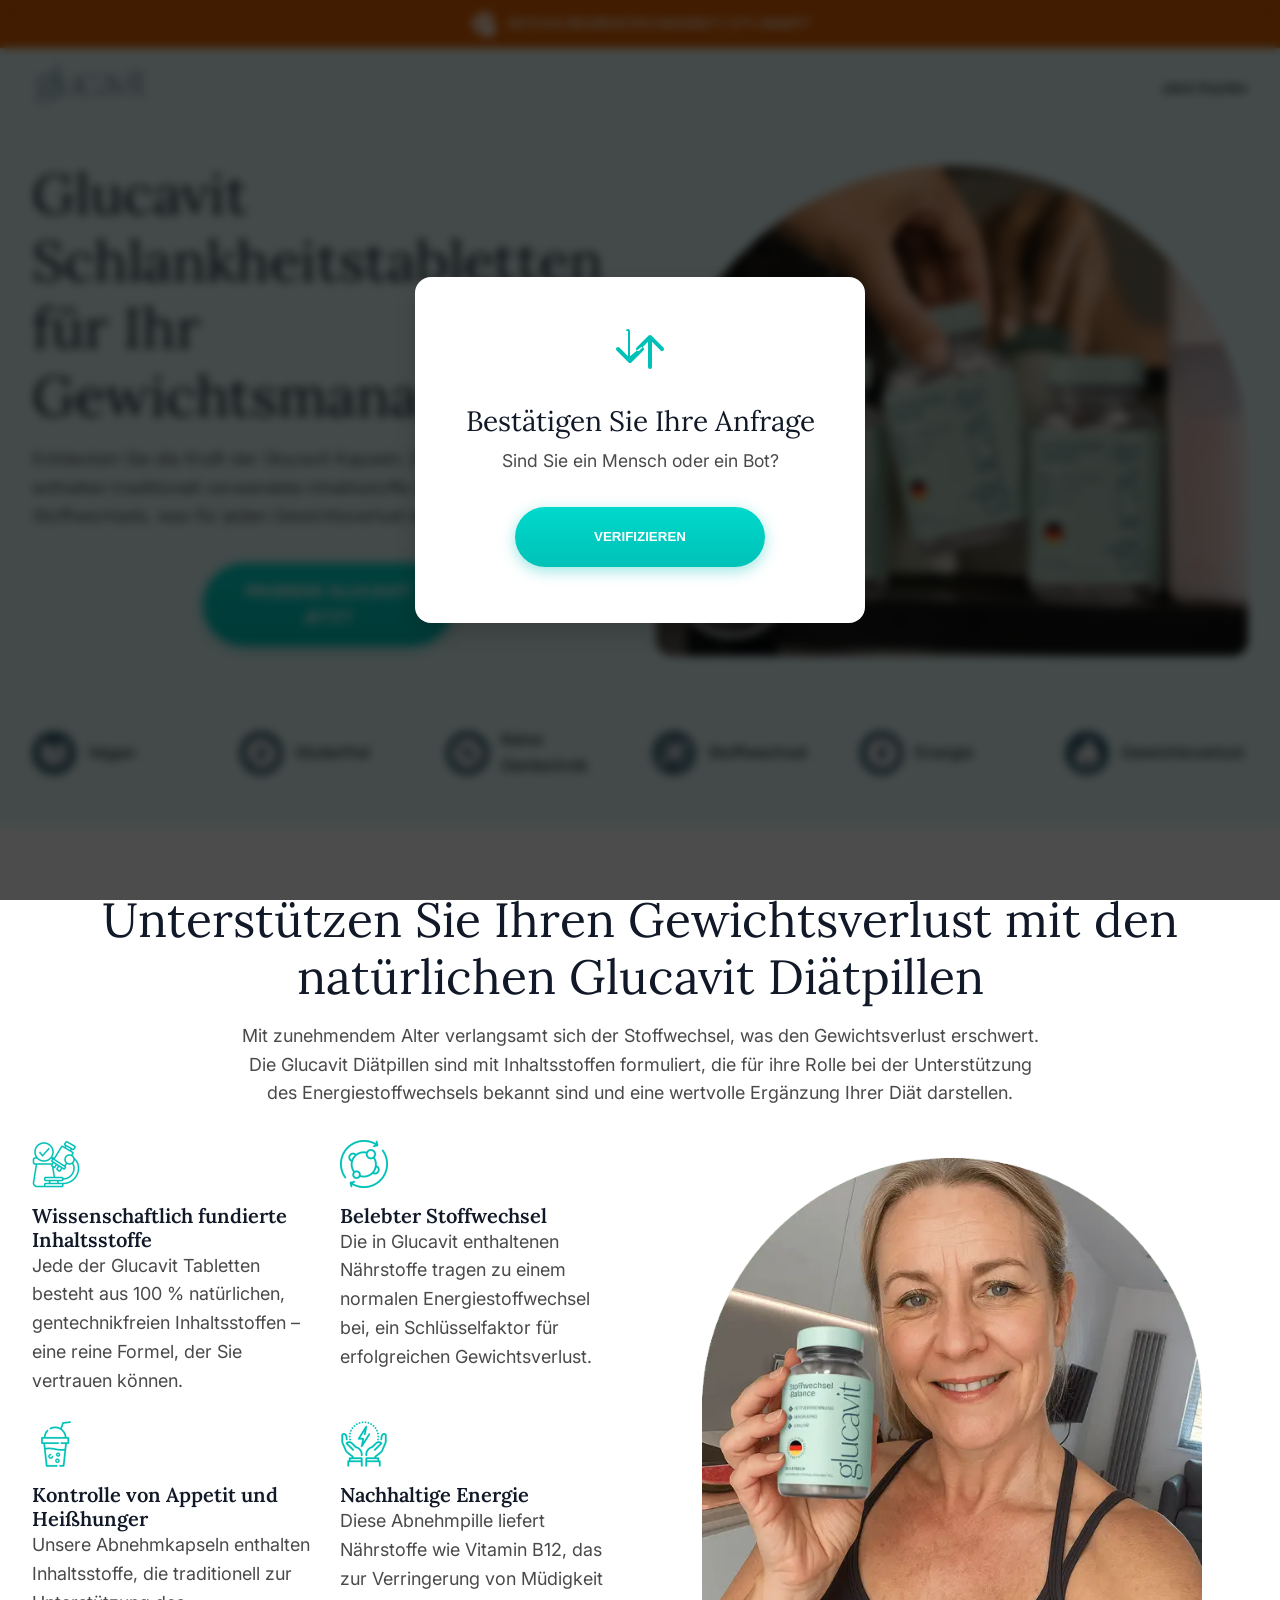
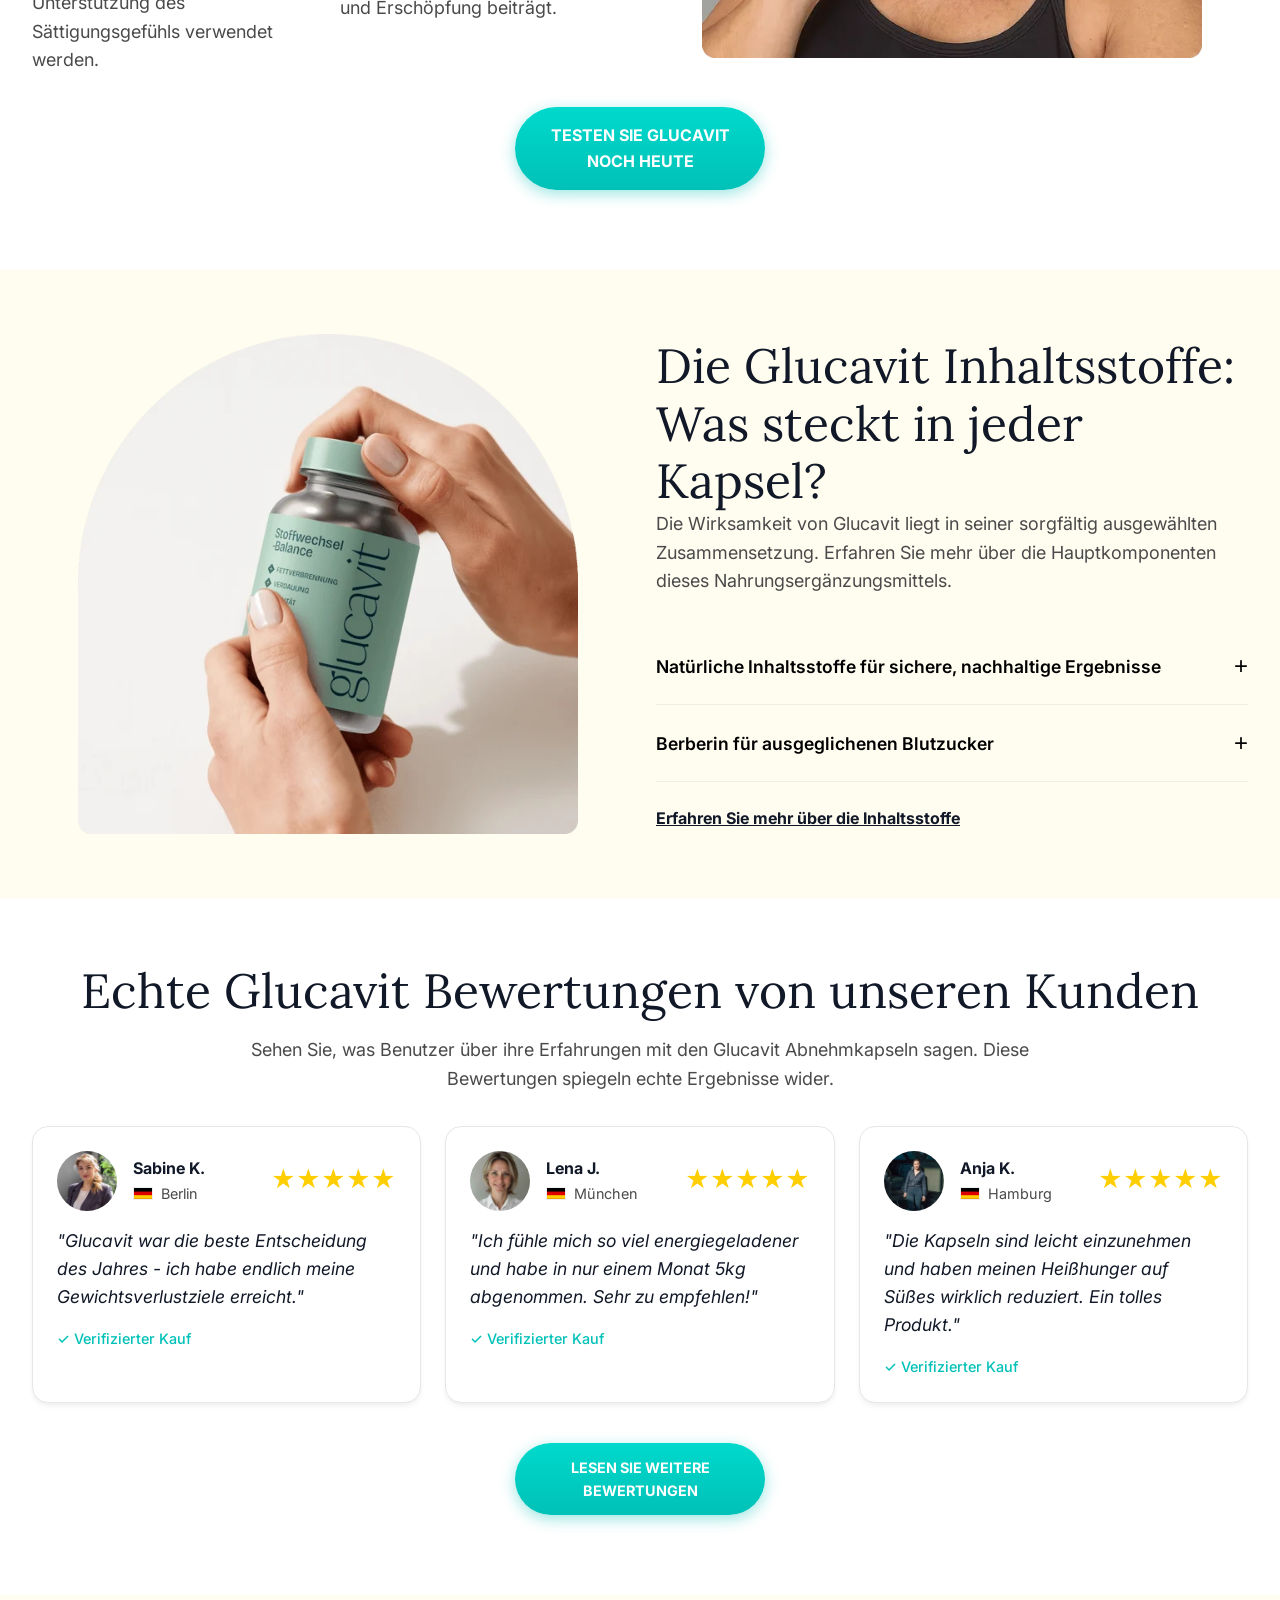
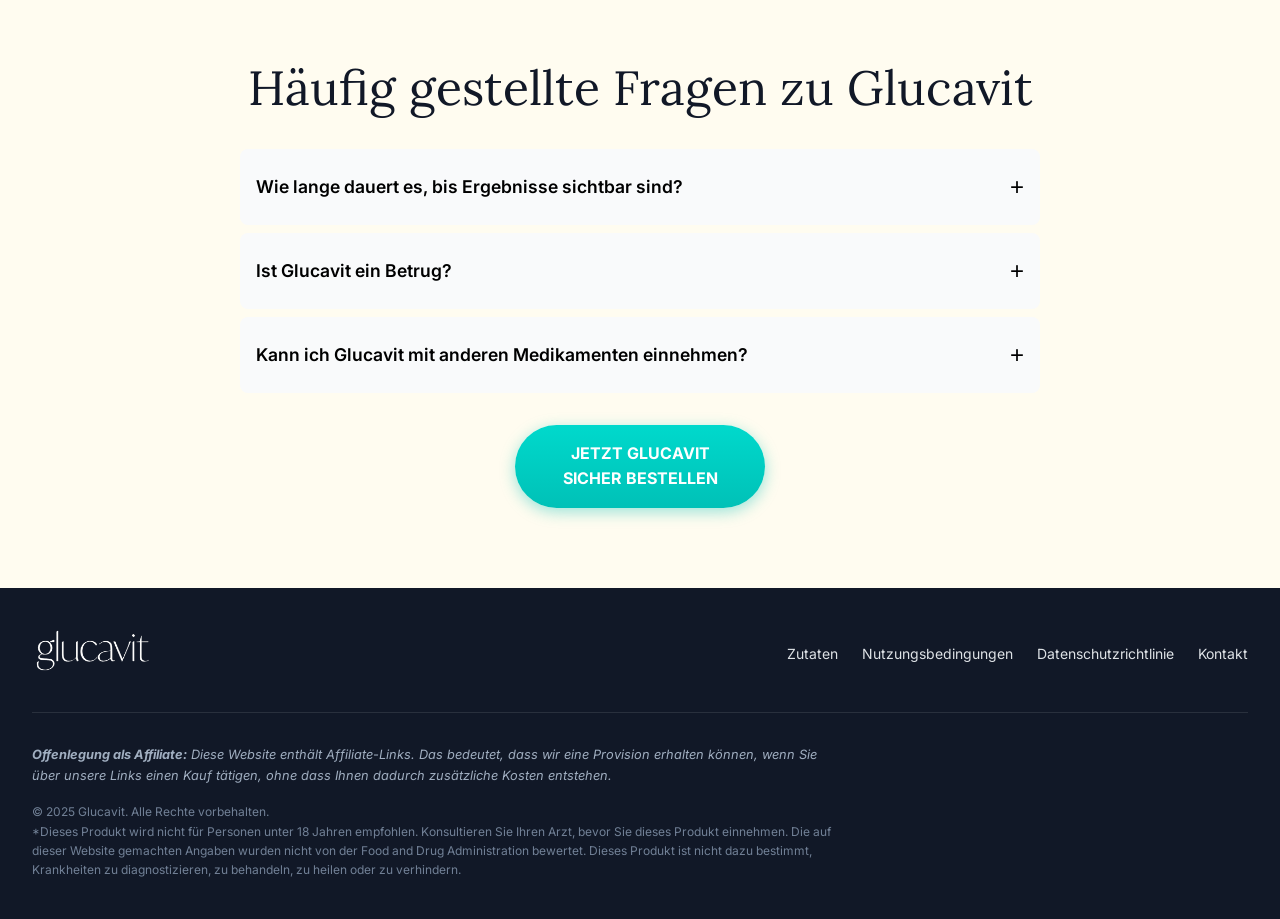
<file: index.html>
<!DOCTYPE html>
<html lang="de">
<head>
    <!-- Character Set and Viewport -->
    <meta charset="utf-8">
    <meta name="viewport" content="width=device-width, initial-scale=1.0">
    <title>Glucavit Kapseln - Unterstützung für Gewichtsverlust & Diät</title>

    <!-- SEO and Social Media Meta Tags (Preserved and Optimized) -->
    <meta name="description" content="Entdecken Sie Glucavit, das führende Nahrungsergänzungsmittel zur Gewichtsabnahme. Unsere Kapseln unterstützen Ihren Stoffwechsel und helfen bei Ihrer Diät. Lesen Sie Bewertungen und erfahren Sie mehr über die Inhaltsstoffe.">
    <meta property="og:title" content="Glucavit | Premium-Kapseln zur Gewichtsreduktion">
    <meta property="og:description" content="Unterstützen Sie Ihre Diät mit Glucavit Abnehmtabletten. Eine natürliche Formel zur Förderung des Gewichtsmanagements.">

        <link rel="canonical" href="https://glucavit-de.shop/" />

    <meta name="google-site-verification" content="9y_9Led57eUn9l5DtBrUvpPXl4nJZS3sHN_fRhZu6yo">

    <!-- Favicon -->
    <link rel="icon" type="image/png" href="images/favicon.png">

    <!-- Preconnect to Google Fonts for Faster Loading -->
    <link rel="preconnect" href="https://fonts.googleapis.com">
    <link rel="preconnect" href="https://fonts.gstatic.com" crossorigin>

    <!-- Google Fonts Stylesheet -->
    <link href="https://fonts.googleapis.com/css2?family=Inter:wght@400;500;700&family=Lora:wght@400;600;700&display=swap" rel="stylesheet">

    <!-- Your Custom Stylesheet and Script -->
    <link rel="stylesheet" href="style.css">
    <script src="script.js" defer></script>
</head>
<body>

    <!-- ===== VERIFICATION POPUP ===== -->
    <div id="verification-popup-overlay">
        <div id="verification-popup">
            <div id="popup-content">
                <svg class="popup-icon" xmlns="http://www.w3.org/2000/svg" width="64" height="64" viewBox="0 0 256 256"><path fill="currentColor" d="M221.66 133.66a8 8 0 0 1-11.32 0L176 99.31V200a8 8 0 0 1-16 0V99.31l-34.34 34.35a8 8 0 0 1-11.32-11.32l48-48a8 8 0 0 1 11.32 0l48 48a8 8 0 0 1 0 11.32ZM80 56V156.69l-34.34-34.35a8 8 0 0 0-11.32 11.32l48 48a8 8 0 0 0 11.32 0l48-48a8 8 0 0 0-11.32-11.32L88 156.69V56a8 8 0 0 0-16 0Z"/></svg>
                <h2 class="popup-title">Bestätigen Sie Ihre Anfrage</h2>
                <p class="popup-text">Sind Sie ein Mensch oder ein Bot?</p>
                <button id="verify-button" class="cta-button">Verifizieren</button>
            </div>
            <div id="popup-verifying" style="display: none;">
                <h2 class="popup-title">Überprüfung...</h2>
                <div class="progress-bar-container">
                    <div id="progress-bar-inner"></div>
                </div>
                 <p class="popup-text">Bitte warten Sie, während wir Ihre Verbindung sichern.</p>
            </div>
        </div>
    </div>
    <!-- ===== END POPUP ===== -->

    <!-- Top Bar -->
    <section class="top-bar">
        <div class="container top-bar-content">
            <div class="offer-text">
                <svg xmlns="http://www.w3.org/2000/svg" width="24" height="24" viewBox="0 0 24 24" fill="none"><path d="M23.8595 8.71875L22.6008 7.04053L21.9009 11.9395C21.8369 12.3883 21.6249 12.8121 21.3043 13.1327L12.6864 21.7506C11.9347 22.5023 10.9341 22.9164 9.86905 22.9164C9.55499 22.9164 9.24202 22.8796 8.93652 22.8067C9.39496 23.5234 10.1973 24 11.1095 24H21.422C22.8435 24 24.0001 22.8434 24.0001 21.4219V9.14062C24.0001 8.98851 23.9507 8.84048 23.8595 8.71875Z" fill="currentColor"></path><path d="M14.5093 11.6814C14.8976 11.6814 15.2124 11.3666 15.2124 10.9783C15.2124 10.5899 14.8976 10.2751 14.5093 10.2751C14.121 10.2751 13.8062 10.5899 13.8062 10.9783C13.8062 11.3666 14.121 11.6814 14.5093 11.6814Z" fill="currentColor"></path><path d="M6.5542 11.6814C6.94252 11.6814 7.25732 11.3666 7.25732 10.9783C7.25732 10.5899 6.94252 10.2751 6.5542 10.2751C6.16587 10.2751 5.85107 10.5899 5.85107 10.9783C5.85107 11.3666 6.16587 11.6814 6.5542 11.6814Z" fill="currentColor"></path><path d="M11.692 20.7562L20.3098 12.1384C20.4174 12.0308 20.4872 11.8912 20.5087 11.7406L21.5031 4.78002C21.5186 4.67196 21.5086 4.56179 21.4741 4.45823C21.4396 4.35467 21.3814 4.26058 21.3043 4.18339L19.8127 2.69183L17.824 4.6806L18.3212 5.1778C18.5958 5.45235 18.5958 5.89757 18.3212 6.17216C18.1839 6.30946 18.0039 6.37813 17.824 6.37813C17.6441 6.37813 17.4641 6.30946 17.3269 6.17216L15.3381 4.18339C15.0635 3.90885 15.0635 3.46363 15.3381 3.18903C15.6126 2.91449 16.0579 2.91449 16.3325 3.18903L16.8297 3.68624L18.8184 1.69747L17.3268 0.20591C17.2496 0.12877 17.1555 0.070644 17.052 0.0361259C16.9484 0.00160777 16.8383 -0.0083567 16.7302 0.00701982L9.76954 1.00143C9.61893 1.02295 9.47937 1.09274 9.3718 1.20032L0.753926 9.81819C-0.251309 10.8234 -0.251309 12.459 0.753926 13.4642L8.04594 20.7562C8.54854 21.2589 9.20877 21.5101 9.86896 21.5101C10.5291 21.5101 11.1894 21.2589 11.692 20.7562ZM14.5093 8.86893C15.6725 8.86893 16.6187 9.81519 16.6187 10.9783C16.6187 12.1414 15.6725 13.0877 14.5093 13.0877C13.3462 13.0877 12.4 12.1414 12.4 10.9783C12.4 9.81519 13.3462 8.86893 14.5093 8.86893ZM6.55438 13.0877C5.39127 13.0877 4.445 12.1414 4.445 10.9783C4.445 9.81519 5.39127 8.86893 6.55438 8.86893C7.71749 8.86893 8.66375 9.81519 8.66375 10.9783C8.66375 12.1414 7.71754 13.0877 6.55438 13.0877ZM8.87469 16.6535C8.801 16.6535 8.726 16.6418 8.65227 16.6172C8.28388 16.4944 8.0848 16.0963 8.20757 15.7278L11.5221 5.78408C11.6449 5.41569 12.0431 5.21661 12.4115 5.33938C12.7799 5.46219 12.979 5.86035 12.8562 6.22879L9.54168 16.1725C9.44343 16.4671 9.16907 16.6535 8.87469 16.6535Z" fill="currentColor"></path><path d="M21.3042 1.20027C21.5788 0.925723 21.5788 0.480504 21.3042 0.20591C21.0297 -0.0686367 20.5845 -0.0686367 20.3099 0.20591L18.8184 1.69747L19.8127 2.69183L21.3042 1.20027Z" fill="currentColor"></path></svg>
                <span>ZEITLICH BEGRENZTES ANGEBOT | 47% RABATT</span>
            </div>
        </div>
    </section>

    <!-- Header -->
    <header>
        <div class="container header-content">
            <a href="index.html"><img src="images/logo.png" alt="Glucavit Firmenlogo" class="logo" width="120" height="44"></a>
            <nav class="main-nav">
                <a href="#" class="affiliate-link header-cta-mobile">Jetzt Kaufen</a>
                
            </nav>
        </div>
    </header>

    <main>
        <!-- Hero Section -->
        <section class="hero-section">
            <div class="container hero-content">
                <div class="hero-text">
                    <h1>Glucavit Schlankheitstabletten für Ihr Gewichtsmanagement</h1>
                    <p>Entdecken Sie die Kraft der Glucavit Kapseln. Diese Abnehmtabletten enthalten traditionell verwendete Inhaltsstoffe zur Unterstützung des Stoffwechsels, was für jeden Gewichtsverlust entscheidend ist.</p>
                    <a href="#" class="cta-button affiliate-link">Probiere GLUCAVIT JETZT</a>
                </div>
                <div class="hero-image-wrapper">
                    <img src="images/glucavit.webp" alt="Drei Flaschen des Glucavit Nahrungsergänzungsmittels, elegant arrangiert." class="hero-image" width="600" height="600" fetchpriority="high">
                    <img src="images/natural.png" alt="Siegel '100% natürliche Inhaltsstoffe' für Glucavit Kapseln" class="hero-badge" width="120" height="120" loading="lazy">
                </div>
            </div>
        </section>

        <!-- Features Section -->
        <section class="features-section">
            <div class="container features-grid">
                <div class="feature-item"><img src="images/vegan.png" alt="Veganes Produkt-Symbol" width="44" height="44" loading="lazy"><span>Vegan</span></div>
                <div class="feature-item"><img src="images/gluten.png" alt="Glutenfrei-Symbol" width="44" height="44" loading="lazy"><span>Glutenfrei</span></div>
                <div class="feature-item"><img src="images/keine.png" alt="Keine Gentechnik-Symbol" width="44" height="44" loading="lazy"><span>Keine Gentechnik</span></div>
                <div class="feature-item"><img src="images/metabolism.png" alt="Stoffwechsel-Unterstützung Symbol" width="44" height="44" loading="lazy"><span>Stoffwechsel</span></div>
                <div class="feature-item"><img src="images/energy.png" alt="Energie-Symbol" width="44" height="44" loading="lazy"><span>Energie</span></div>
                <div class="feature-item"><img src="images/burn.png" alt="Gewichtsverlust-Symbol" width="44" height="44" loading="lazy"><span>Gewichtsverlust</span></div>
            </div>
        </section>

        <!-- Benefits Section -->
        <section class="benefits-section">
            <div class="container">
                <h2>Unterstützen Sie Ihren Gewichtsverlust mit den natürlichen Glucavit Diätpillen</h2>
                <p>Mit zunehmendem Alter verlangsamt sich der Stoffwechsel, was den Gewichtsverlust erschwert. Die Glucavit Diätpillen sind mit Inhaltsstoffen formuliert, die für ihre Rolle bei der Unterstützung des Energiestoffwechsels bekannt sind und eine wertvolle Ergänzung Ihrer Diät darstellen.</p>
                <div class="benefits-content">
                    <div class="benefits-grid">
                        <div class="benefit-item"><img src="images/science.png" alt="Wissenschafts-Symbol" width="48" height="48" loading="lazy"><h3>Wissenschaftlich fundierte Inhaltsstoffe</h3><p>Jede der Glucavit Tabletten besteht aus 100 % natürlichen, gentechnikfreien Inhaltsstoffen – eine reine Formel, der Sie vertrauen können.</p></div>
                        <div class="benefit-item"><img src="images/smeta.png" alt="Stoffwechsel-Symbol" width="48" height="48" loading="lazy"><h3>Belebter Stoffwechsel</h3><p>Die in Glucavit enthaltenen Nährstoffe tragen zu einem normalen Energiestoffwechsel bei, ein Schlüsselfaktor für erfolgreichen Gewichtsverlust.</p></div>
                        <div class="benefit-item"><img src="images/apetite.png" alt="Appetitkontrolle-Symbol" width="48" height="48" loading="lazy"><h3>Kontrolle von Appetit und Heißhunger</h3><p>Unsere Abnehmkapseln enthalten Inhaltsstoffe, die traditionell zur Unterstützung des Sättigungsgefühls verwendet werden.</p></div>
                        <div class="benefit-item"><img src="images/sustainable.png" alt="Energie-Symbol" width="48" height="48" loading="lazy"><h3>Nachhaltige Energie</h3><p>Diese Abnehmpille liefert Nährstoffe wie Vitamin B12, das zur Verringerung von Müdigkeit und Erschöpfung beiträgt.</p></div>
                    </div>
                    <img src="images/selfie.webp" alt="Eine lächelnde Frau hält eine Flasche Glucavit Abnehmpillen in die Kamera." class="benefits-image" width="600" height="600" loading="lazy">
                </div>
                <a href="#" class="cta-button affiliate-link">Testen Sie Glucavit noch heute</a>
            </div>
        </section>

        <!-- Ingredients Section -->
        <section class="ingredients-section">
            <div class="container ingredients-content">
                <img src="images/bottle.webp" alt="Eine Hand, die eine Flasche Glucavit hält, mit detaillierter Ansicht der Kapseln." class="ingredients-image" width="600" height="600" loading="lazy">
                <div class="ingredients-text">
                    <h2>Die Glucavit Inhaltsstoffe: Was steckt in jeder Kapsel?</h2>
                    <p>Die Wirksamkeit von Glucavit liegt in seiner sorgfältig ausgewählten Zusammensetzung. Erfahren Sie mehr über die Hauptkomponenten dieses Nahrungsergänzungsmittels.</p>
                    <div class="accordion">
                        <div class="accordion-item"><button class="accordion-header"><h3>Natürliche Inhaltsstoffe für sichere, nachhaltige Ergebnisse</h3><span class="accordion-icon">+</span></button><div class="accordion-body"><p>Glucavit nutzt die Kraft der Natur mit Inhaltsstoffen wie Apfelessig und Vitamin B12, die sorgfältig ausgewählt wurden, um Ihren Stoffwechsel zu unterstützen.</p></div></div>
                        <div class="accordion-item"><button class="accordion-header"><h3>Berberin für ausgeglichenen Blutzucker</h3><span class="accordion-icon">+</span></button><div class="accordion-body"><p>Berberin ist ein kraftvolles Pflanzenalkaloid, das nachweislich die Insulinsensitivität und den Glukosestoffwechsel unterstützt, was für eine ausgewogene Diät wichtig ist.</p></div></div>
                    </div>
                    <a href="ingredients.html" class="secondary-link">Erfahren Sie mehr über die Inhaltsstoffe</a>
                </div>
            </div>
        </section>
        
        <!-- Customer Reviews Section -->
        <section class="reviews-section">
            <div class="container">
                <h2>Echte Glucavit Bewertungen von unseren Kunden</h2>
                <p>Sehen Sie, was Benutzer über ihre Erfahrungen mit den Glucavit Abnehmkapseln sagen. Diese Bewertungen spiegeln echte Ergebnisse wider.</p>
                <div class="reviews-grid stylish-reviews">
                    <!-- Review 1 -->
                    <div class="review-card">
                        <div class="review-header">
                            <img src="images/rev1.jpg" alt="Profilbild von Sabine K." class="reviewer-image">
                            <div class="reviewer-info">
                                <span class="reviewer-name">Sabine K.</span>
                                <span class="reviewer-location">
                                    <svg class="flag-icon" xmlns="http://www.w3.org/2000/svg" viewBox="0 0 5 3" width="20"><path d="M0 0h5v3H0z"/><path fill="#D00" d="M0 1h5v2H0z"/><path fill="#FFCE00" d="M0 2h5v1H0z"/></svg>
                                    Berlin
                                </span>
                            </div>
                            <div class="star-rating">★★★★★</div>
                        </div>
                        <p class="review-text">"Glucavit war die beste Entscheidung des Jahres - ich habe endlich meine Gewichtsverlustziele erreicht."</p>
                        <div class="verified-badge">✓ Verifizierter Kauf</div>
                    </div>
                    <!-- Review 2 -->
                    <div class="review-card">
                        <div class="review-header">
                            <img src="images/rev2.jpg" alt="Profilbild von Lena J." class="reviewer-image">
                            <div class="reviewer-info">
                                <span class="reviewer-name">Lena J.</span>
                                <span class="reviewer-location">
                                    <svg class="flag-icon" xmlns="http://www.w3.org/2000/svg" viewBox="0 0 5 3" width="20"><path d="M0 0h5v3H0z"/><path fill="#D00" d="M0 1h5v2H0z"/><path fill="#FFCE00" d="M0 2h5v1H0z"/></svg>
                                    München
                                </span>
                            </div>
                            <div class="star-rating">★★★★★</div>
                        </div>
                        <p class="review-text">"Ich fühle mich so viel energiegeladener und habe in nur einem Monat 5kg abgenommen. Sehr zu empfehlen!"</p>
                        <div class="verified-badge">✓ Verifizierter Kauf</div>
                    </div>
                    <!-- Review 3 -->
                    <div class="review-card">
                        <div class="review-header">
                            <img src="images/rev3.jpg" alt="Profilbild von Anja K." class="reviewer-image">
                            <div class="reviewer-info">
                                <span class="reviewer-name">Anja K.</span>
                                <span class="reviewer-location">
                                    <svg class="flag-icon" xmlns="http://www.w3.org/2000/svg" viewBox="0 0 5 3" width="20"><path d="M0 0h5v3H0z"/><path fill="#D00" d="M0 1h5v2H0z"/><path fill="#FFCE00" d="M0 2h5v1H0z"/></svg>
                                    Hamburg
                                </span>
                            </div>
                            <div class="star-rating">★★★★★</div>
                        </div>
                        <p class="review-text">"Die Kapseln sind leicht einzunehmen und haben meinen Heißhunger auf Süßes wirklich reduziert. Ein tolles Produkt."</p>
                        <div class="verified-badge">✓ Verifizierter Kauf</div>
                    </div>
                </div>
                <a href="reviews.html" class="cta-button" style="margin-top: 2.5rem; font-size: 0.9rem; min-height: 50px; padding: 0.8rem 1.5rem;">Lesen Sie weitere Bewertungen</a>
            </div>
        </section>

        <!-- FAQ Section -->
        <section class="faq-section">
            <div class="container">
                <h2>Häufig gestellte Fragen zu Glucavit</h2>
                <div class="accordion">
                    <div class="accordion-item"><button class="accordion-header"><h3>Wie lange dauert es, bis Ergebnisse sichtbar sind?</h3><span class="accordion-icon">+</span></button><div class="accordion-body"><p>Individuelle Erfahrungen können variieren. Viele Anwender berichten von mehr Energie nach wenigen Tagen, während der Gewichtsverlust bei konsequenter Einnahme der Glucavit Tabletten und einem gesunden Lebensstil nach einigen Wochen sichtbar wird.</p></div></div>
                    <div class="accordion-item"><button class="accordion-header"><h3>Ist Glucavit ein Betrug?</h3><span class="accordion-icon">+</span></button><div class="accordion-body"><p>Nein, Glucavit ist kein Betrug. Es ist ein legitimes Nahrungsergänzungsmittel, das mit bekannten, natürlichen Inhaltsstoffen formuliert ist. Wie unsere positiven Glucavit Bewertungen zeigen, haben viele Kunden ihre Ziele erreicht. Ergebnisse können jedoch variieren.</p></div></div>
                    <div class="accordion-item"><button class="accordion-header"><h3>Kann ich Glucavit mit anderen Medikamenten einnehmen?</h3><span class="accordion-icon">+</span></button><div class="accordion-body"><p>Wenn Sie Medikamente einnehmen, konsultieren Sie bitte Ihren Arzt, bevor Sie mit der Einnahme von Glucavit oder anderen Diätpillen beginnen.</p></div></div>
                </div>
                <a href="#" class="cta-button affiliate-link">Jetzt Glucavit sicher bestellen</a>
            </div>
        </section>

    </main>

    <!-- Footer -->
    <footer>
        <div class="container footer-content">
            <div class="footer-top">
                <a href="index.html"><img src="images/white-logo.png" alt="Glucavit Firmenlogo in weiß" class="logo" width="120" height="44"></a>
                <nav class="footer-nav">
                    <a href="ingredients.html">Zutaten</a>
                    <a href="terms.html">Nutzungsbedingungen</a>
                    <a href="privacy.html">Datenschutzrichtlinie</a>
                    <a href="contact.html">Kontakt</a>
                </nav>
            </div>
            <div class="footer-bottom">
                <div class="legal-text">
                    <p class="affiliate-disclosure"><strong>Offenlegung als Affiliate:</strong> Diese Website enthält Affiliate-Links. Das bedeutet, dass wir eine Provision erhalten können, wenn Sie über unsere Links einen Kauf tätigen, ohne dass Ihnen dadurch zusätzliche Kosten entstehen.</p>
                    <p class="copyright">&copy; 2025 Glucavit. Alle Rechte vorbehalten. <br>*Dieses Produkt wird nicht für Personen unter 18 Jahren empfohlen. Konsultieren Sie Ihren Arzt, bevor Sie dieses Produkt einnehmen. Die auf dieser Website gemachten Angaben wurden nicht von der Food and Drug Administration bewertet. Dieses Produkt ist nicht dazu bestimmt, Krankheiten zu diagnostizieren, zu behandeln, zu heilen oder zu verhindern.</p>
                </div>
            </div>
        </div>
    </footer>

</body>
</html>
</file>
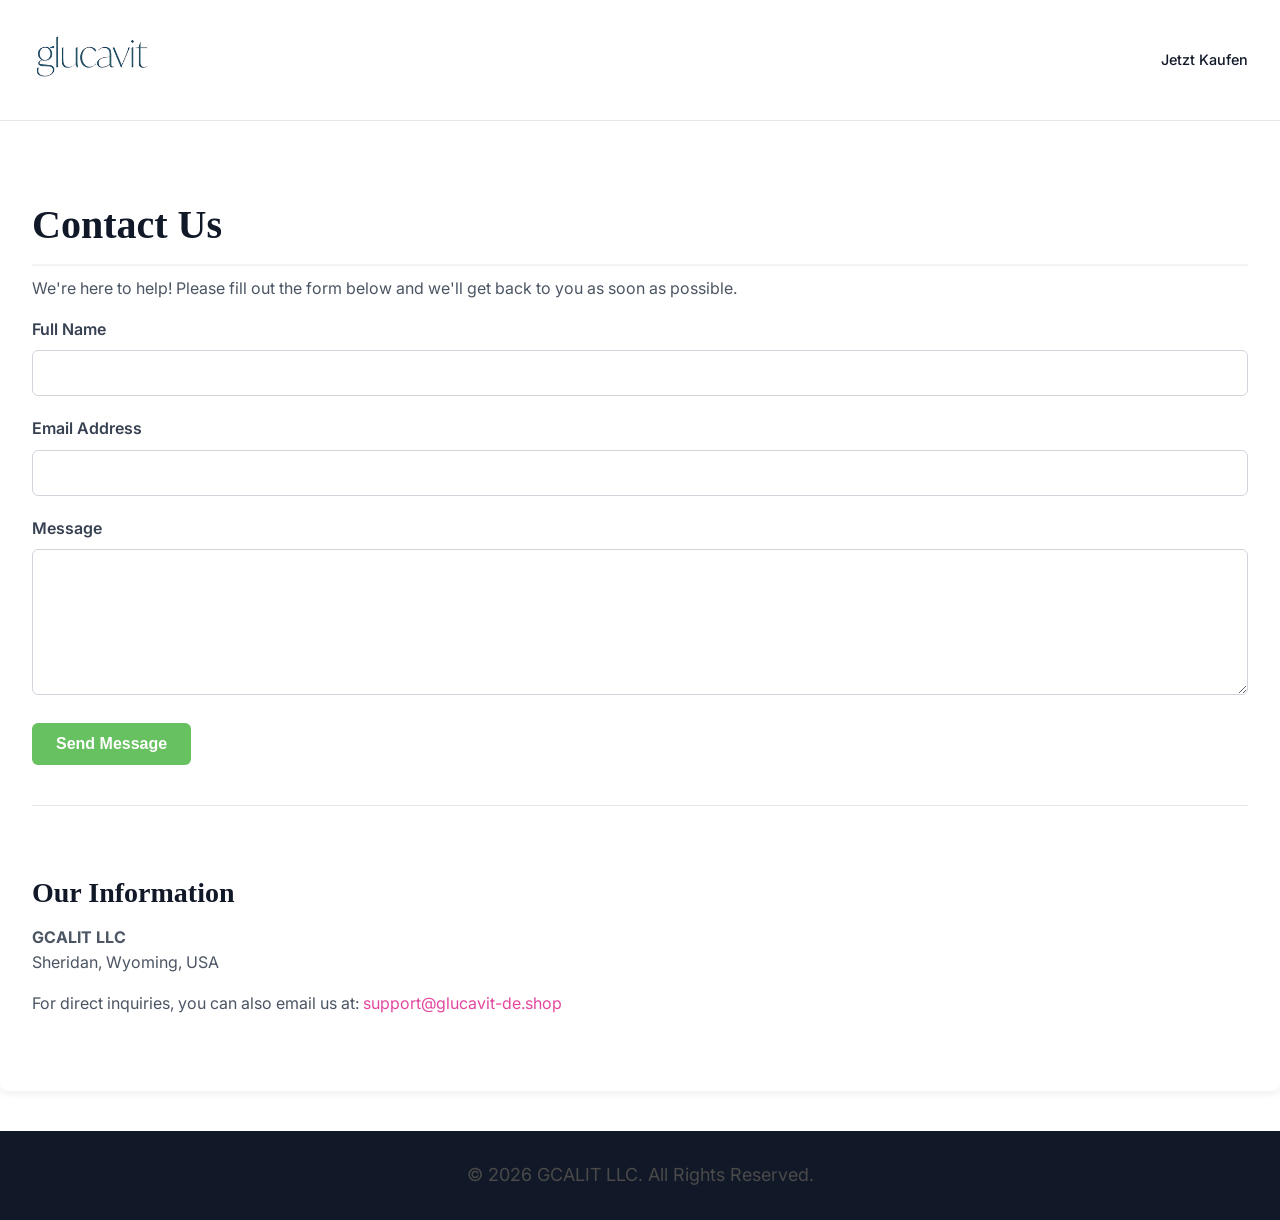
<file: contact.html>
﻿<!DOCTYPE html>
<html lang="en">
<head>
    <meta charset="UTF-8">
    <meta name="viewport" content="width=device-width, initial-scale=1.0">
    <title>Contact Us - GLUCAVIT</title>
    <!-- Google Fonts -->
    <link rel="preconnect" href="https://fonts.googleapis.com">
    <link rel="preconnect" href="https://fonts.gstatic.com" crossorigin>
    <link href="https://fonts.googleapis.com/css2?family=Inter:wght@400;600;700&display=swap" rel="stylesheet">
    <!-- Legal Page Styles -->
    <link rel="stylesheet" href="legal-style.css">
     <link rel="stylesheet" href="style.css">
   
</head>
<body>
    <header class="legal-header">
         <div class="container header-content">
            <a href="index.html"><img src="images/logo.png" alt="Glucavit Firmenlogo" class="logo" width="120" height="44"></a>
            <nav class="main-nav">
           <a href="#" class="affiliate-link header-cta-mobile">Jetzt Kaufen</a>
             </nav>
        </div>

    </header>
     
    <main class="legal-content">
        <div class="container">
            <h1>Contact Us</h1>
            <p class="last-updated">We're here to help! Please fill out the form below and we'll get back to you as soon as possible.</p>

            <form id="contact-form" action="#" method="POST">
                <div class="form-group">
                    <label for="name">Full Name</label>
                    <input type="text" id="name" name="name" required>
                </div>
                <div class="form-group">
                    <label for="email">Email Address</label>
                    <input type="email" id="email" name="email" required>
                </div>
                <div class="form-group">
                    <label for="message">Message</label>
                    <textarea id="message" name="message" rows="6" required></textarea>
                </div>
                <button type="submit" class="submit-btn">Send Message</button>
            </form>
            
            <div id="form-confirmation" class="form-confirmation-hidden">
                <p>Thank you for your message! We will get back to you shortly.</p>
            </div>

            <div class="contact-info">
                <h2>Our Information</h2>
                <p>
                    <strong>GCALIT LLC</strong><br>
                    Sheridan, Wyoming, USA
                </p>
                <p>
                    For direct inquiries, you can also email us at: <a href="mailto:support@glucavit-de.shop">support@glucavit-de.shop</a>
                </p>
            </div>
        </div>
    </main>
    <footer class="legal-footer">
        <div class="container">
            <p>&copy; <span id="year"></span> GCALIT LLC. All Rights Reserved.</p>
        </div>
    </footer>
    <script>
        document.getElementById('year').textContent = new Date().getFullYear();
        
        // Simple form submission confirmation
        const contactForm = document.getElementById('contact-form');
        const confirmationMessage = document.getElementById('form-confirmation');
        
        contactForm.addEventListener('submit', function(event) {
            event.preventDefault(); // Prevent actual form submission
            
            // Hide the form and show the confirmation message
            contactForm.style.display = 'none';
            confirmationMessage.style.display = 'block';
        });
    </script>
</body>
</html>
</file>
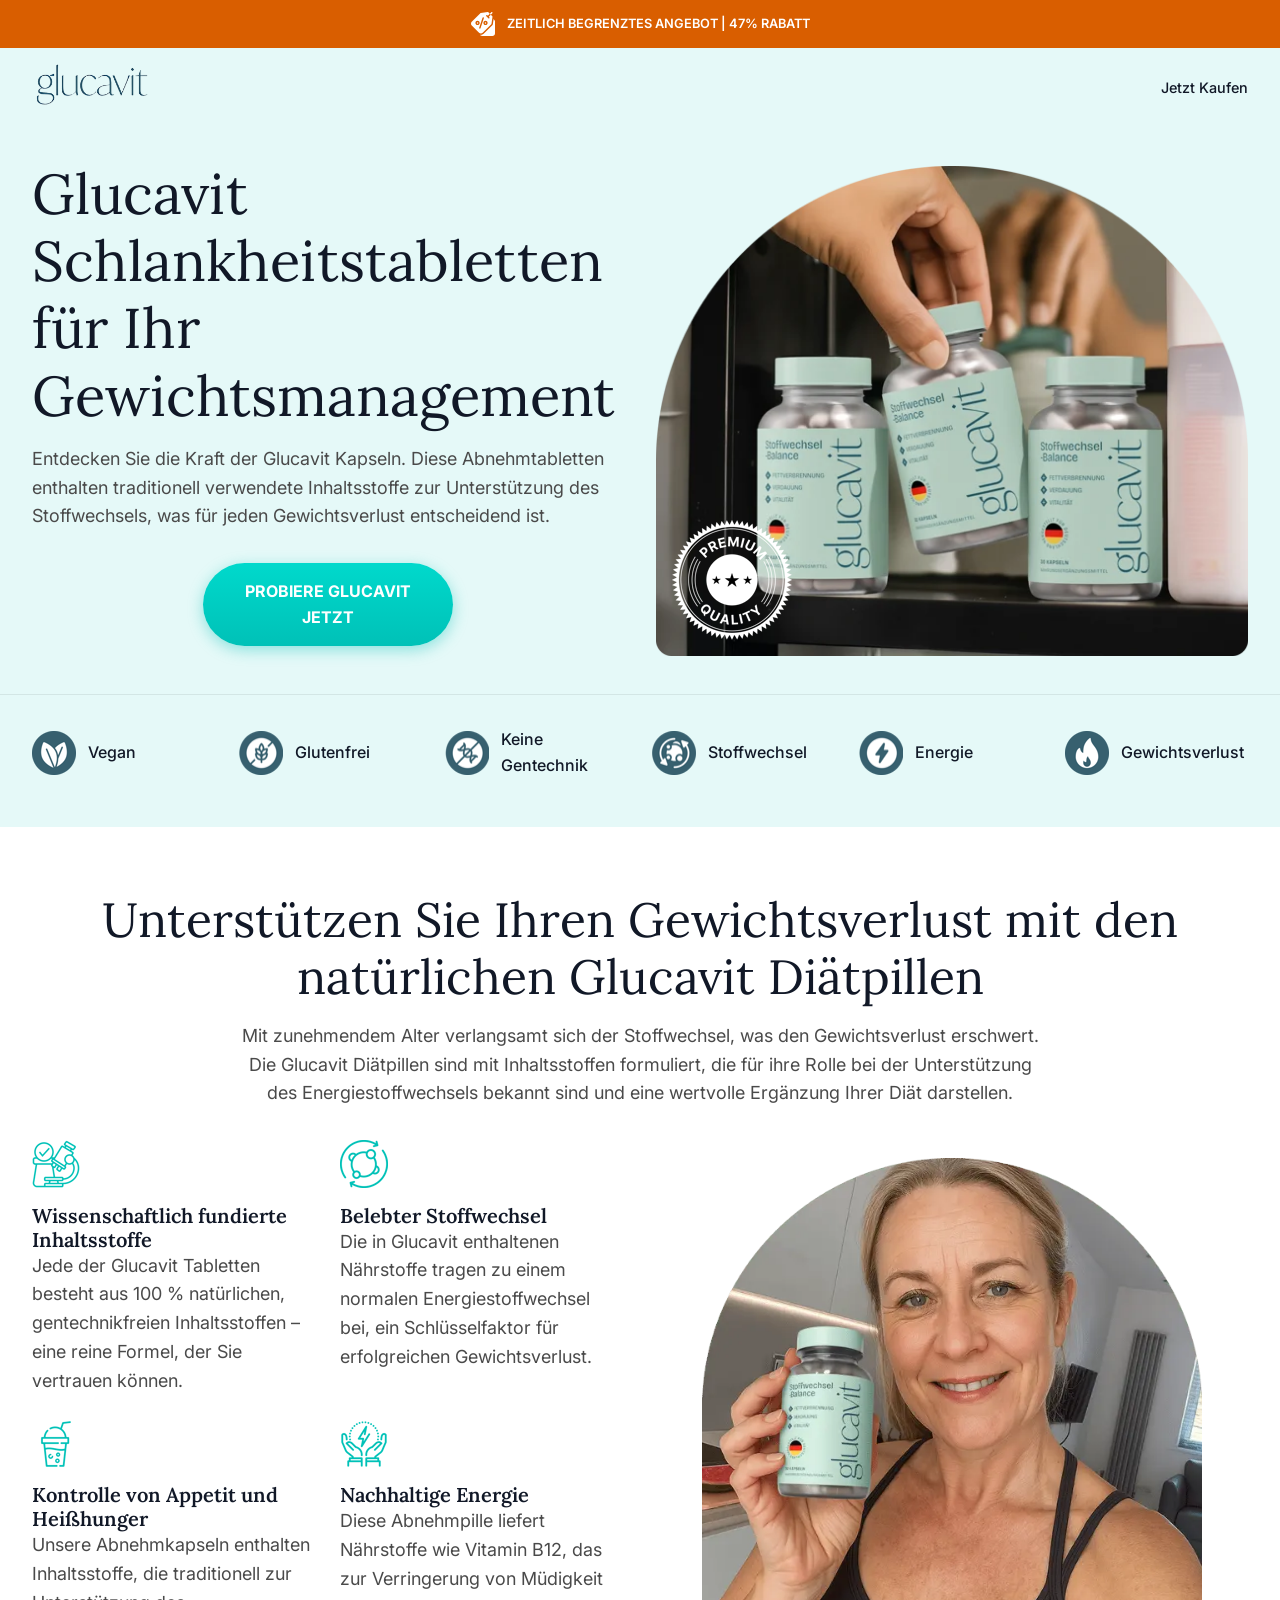
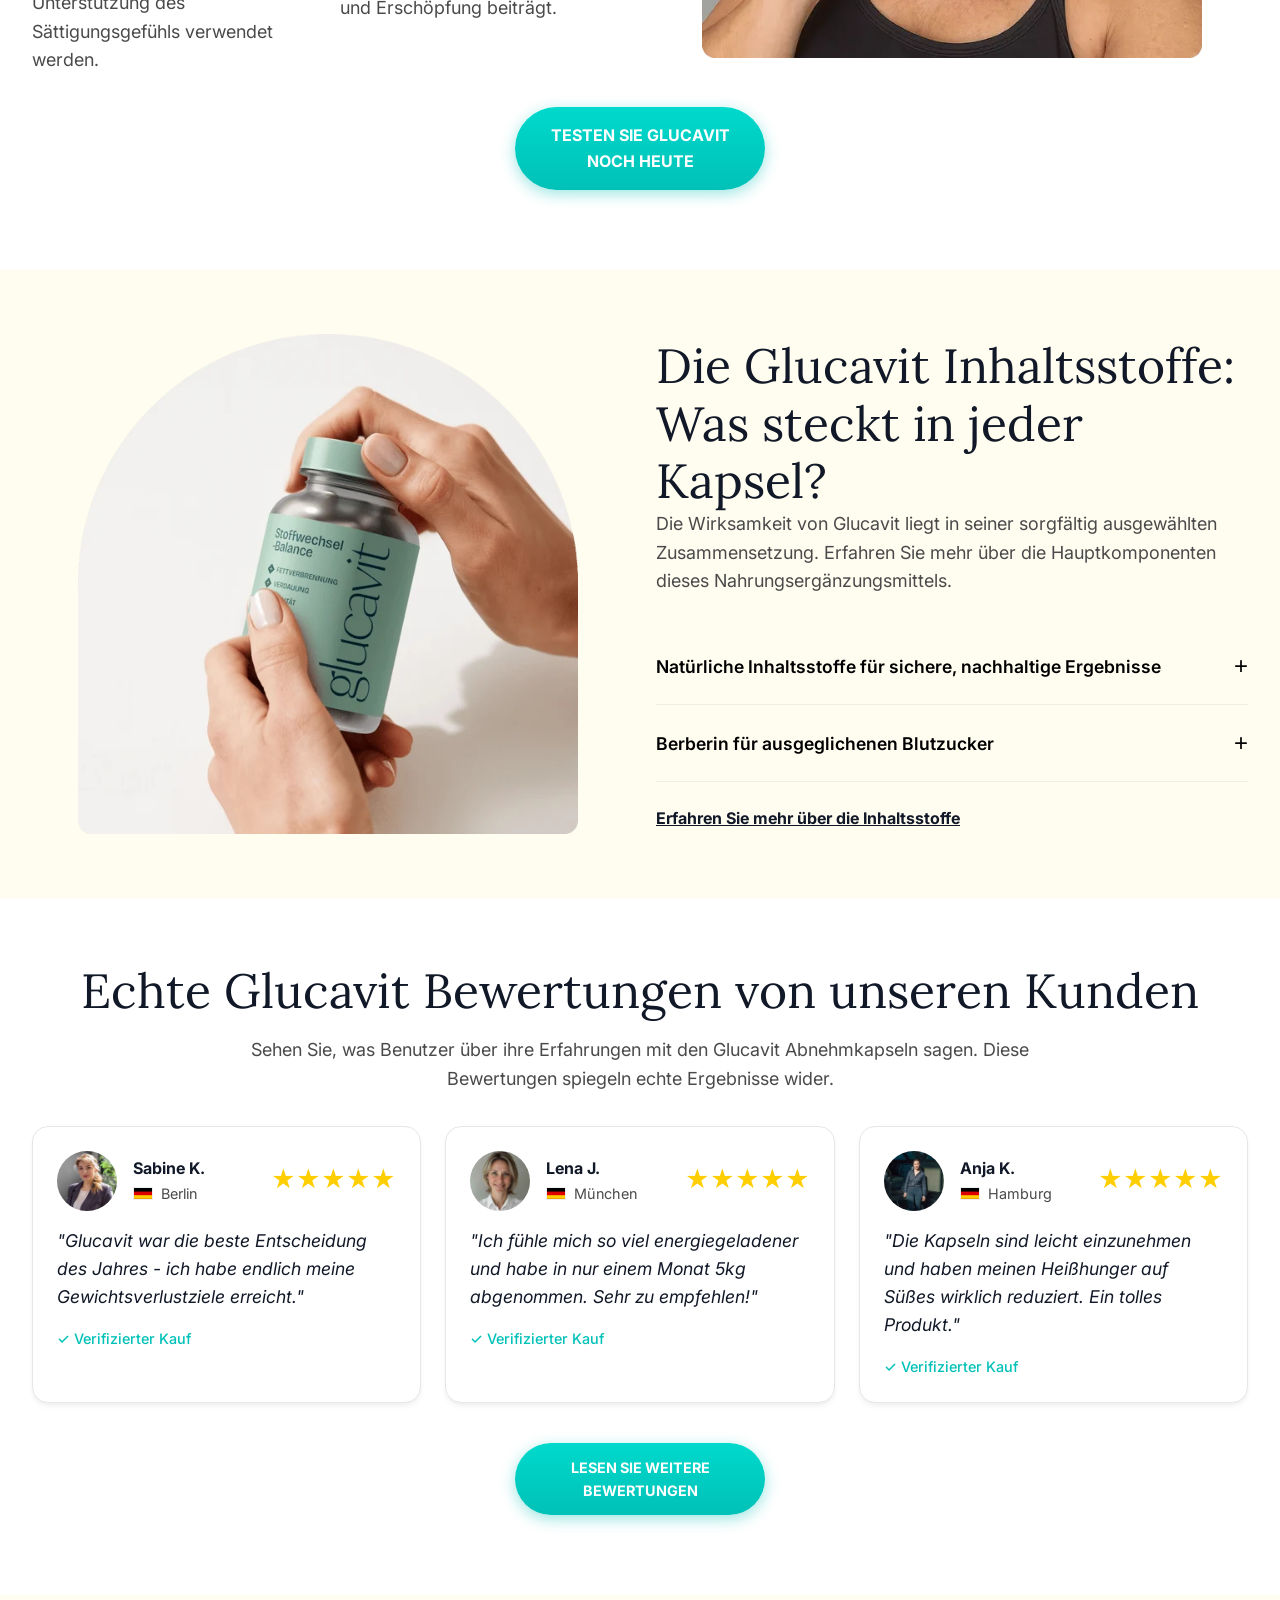
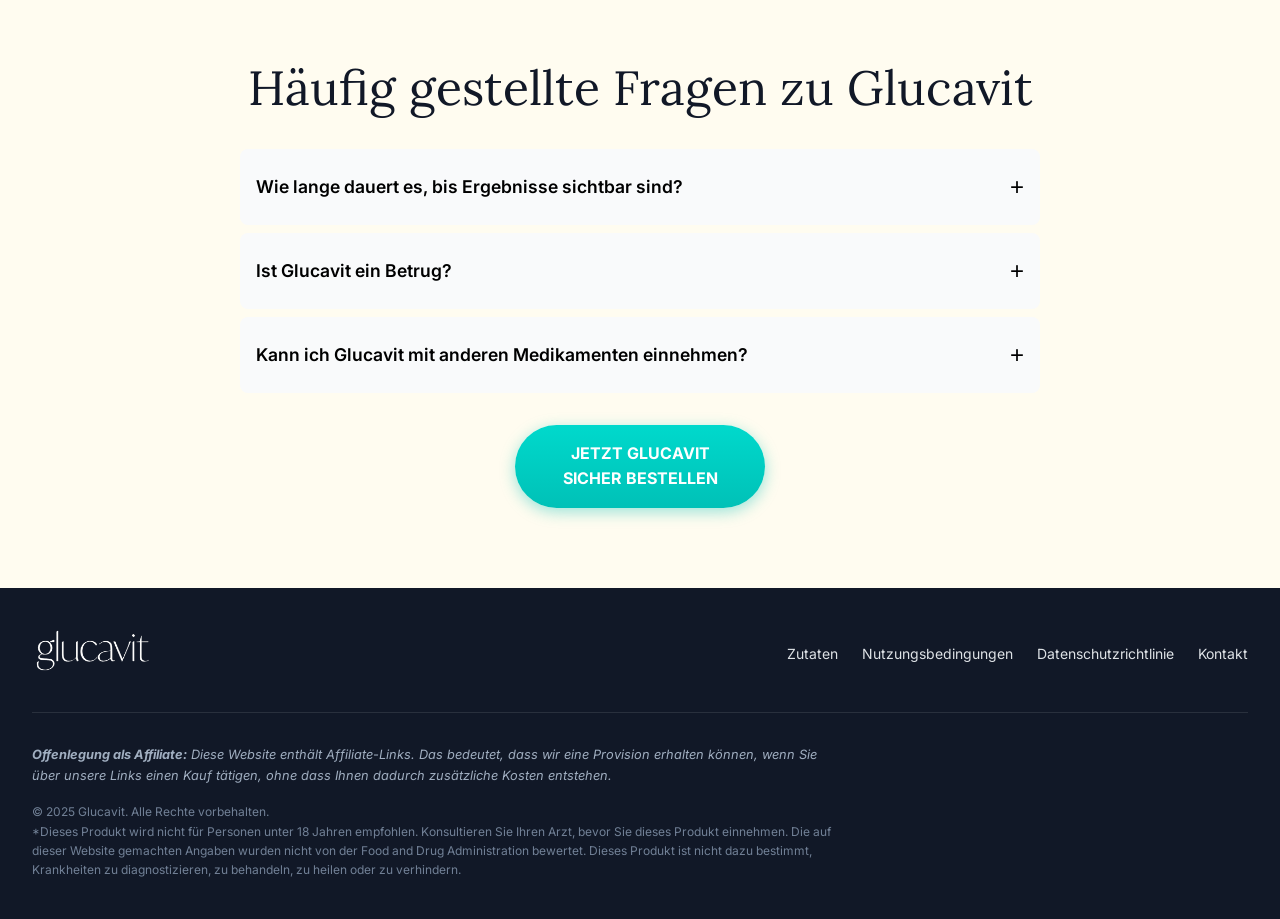
<file: index_NoPop.html>
<!DOCTYPE html>
<html lang="de">
<head>
    <!-- Character Set and Viewport -->
    <meta charset="utf-8">
    <meta name="viewport" content="width=device-width, initial-scale=1.0">
    <title>Glucavit Kapseln - Unterstützung für Gewichtsverlust & Diät</title>

    <!-- SEO and Social Media Meta Tags (Preserved and Optimized) -->
    <meta name="description" content="Entdecken Sie Glucavit, das führende Nahrungsergänzungsmittel zur Gewichtsabnahme. Unsere Kapseln unterstützen Ihren Stoffwechsel und helfen bei Ihrer Diät. Lesen Sie Bewertungen und erfahren Sie mehr über die Inhaltsstoffe.">
    <meta property="og:title" content="Glucavit | Premium-Kapseln zur Gewichtsreduktion">
    <meta property="og:description" content="Unterstützen Sie Ihre Diät mit Glucavit Abnehmtabletten. Eine natürliche Formel zur Förderung des Gewichtsmanagements.">

        <link rel="canonical" href="https://glucavit-de.shop/" />

    <meta name="google-site-verification" content="9y_9Led57eUn9l5DtBrUvpPXl4nJZS3sHN_fRhZu6yo">

    <!-- Favicon -->
    <link rel="icon" type="image/png" href="images/favicon.png">

    <!-- Preconnect to Google Fonts for Faster Loading -->
    <link rel="preconnect" href="https://fonts.googleapis.com">
    <link rel="preconnect" href="https://fonts.gstatic.com" crossorigin>

    <!-- Google Fonts Stylesheet -->
    <link href="https://fonts.googleapis.com/css2?family=Inter:wght@400;500;700&family=Lora:wght@400;600;700&display=swap" rel="stylesheet">

    <!-- Your Custom Stylesheet and Script -->
    <link rel="stylesheet" href="style.css">
    <script src="script.js" defer></script>
</head>
<body>

    <!-- Top Bar -->
    <section class="top-bar">
        <div class="container top-bar-content">
            <div class="offer-text">
                <svg xmlns="http://www.w3.org/2000/svg" width="24" height="24" viewBox="0 0 24 24" fill="none"><path d="M23.8595 8.71875L22.6008 7.04053L21.9009 11.9395C21.8369 12.3883 21.6249 12.8121 21.3043 13.1327L12.6864 21.7506C11.9347 22.5023 10.9341 22.9164 9.86905 22.9164C9.55499 22.9164 9.24202 22.8796 8.93652 22.8067C9.39496 23.5234 10.1973 24 11.1095 24H21.422C22.8435 24 24.0001 22.8434 24.0001 21.4219V9.14062C24.0001 8.98851 23.9507 8.84048 23.8595 8.71875Z" fill="currentColor"></path><path d="M14.5093 11.6814C14.8976 11.6814 15.2124 11.3666 15.2124 10.9783C15.2124 10.5899 14.8976 10.2751 14.5093 10.2751C14.121 10.2751 13.8062 10.5899 13.8062 10.9783C13.8062 11.3666 14.121 11.6814 14.5093 11.6814Z" fill="currentColor"></path><path d="M6.5542 11.6814C6.94252 11.6814 7.25732 11.3666 7.25732 10.9783C7.25732 10.5899 6.94252 10.2751 6.5542 10.2751C6.16587 10.2751 5.85107 10.5899 5.85107 10.9783C5.85107 11.3666 6.16587 11.6814 6.5542 11.6814Z" fill="currentColor"></path><path d="M11.692 20.7562L20.3098 12.1384C20.4174 12.0308 20.4872 11.8912 20.5087 11.7406L21.5031 4.78002C21.5186 4.67196 21.5086 4.56179 21.4741 4.45823C21.4396 4.35467 21.3814 4.26058 21.3043 4.18339L19.8127 2.69183L17.824 4.6806L18.3212 5.1778C18.5958 5.45235 18.5958 5.89757 18.3212 6.17216C18.1839 6.30946 18.0039 6.37813 17.824 6.37813C17.6441 6.37813 17.4641 6.30946 17.3269 6.17216L15.3381 4.18339C15.0635 3.90885 15.0635 3.46363 15.3381 3.18903C15.6126 2.91449 16.0579 2.91449 16.3325 3.18903L16.8297 3.68624L18.8184 1.69747L17.3268 0.20591C17.2496 0.12877 17.1555 0.070644 17.052 0.0361259C16.9484 0.00160777 16.8383 -0.0083567 16.7302 0.00701982L9.76954 1.00143C9.61893 1.02295 9.47937 1.09274 9.3718 1.20032L0.753926 9.81819C-0.251309 10.8234 -0.251309 12.459 0.753926 13.4642L8.04594 20.7562C8.54854 21.2589 9.20877 21.5101 9.86896 21.5101C10.5291 21.5101 11.1894 21.2589 11.692 20.7562ZM14.5093 8.86893C15.6725 8.86893 16.6187 9.81519 16.6187 10.9783C16.6187 12.1414 15.6725 13.0877 14.5093 13.0877C13.3462 13.0877 12.4 12.1414 12.4 10.9783C12.4 9.81519 13.3462 8.86893 14.5093 8.86893ZM6.55438 13.0877C5.39127 13.0877 4.445 12.1414 4.445 10.9783C4.445 9.81519 5.39127 8.86893 6.55438 8.86893C7.71749 8.86893 8.66375 9.81519 8.66375 10.9783C8.66375 12.1414 7.71754 13.0877 6.55438 13.0877ZM8.87469 16.6535C8.801 16.6535 8.726 16.6418 8.65227 16.6172C8.28388 16.4944 8.0848 16.0963 8.20757 15.7278L11.5221 5.78408C11.6449 5.41569 12.0431 5.21661 12.4115 5.33938C12.7799 5.46219 12.979 5.86035 12.8562 6.22879L9.54168 16.1725C9.44343 16.4671 9.16907 16.6535 8.87469 16.6535Z" fill="currentColor"></path><path d="M21.3042 1.20027C21.5788 0.925723 21.5788 0.480504 21.3042 0.20591C21.0297 -0.0686367 20.5845 -0.0686367 20.3099 0.20591L18.8184 1.69747L19.8127 2.69183L21.3042 1.20027Z" fill="currentColor"></path></svg>
                <span>ZEITLICH BEGRENZTES ANGEBOT | 47% RABATT</span>
            </div>
        </div>
    </section>

    <!-- Header -->
    <header>
        <div class="container header-content">
            <a href="index.html"><img src="images/logo.png" alt="Glucavit Firmenlogo" class="logo" width="120" height="44"></a>
            <nav class="main-nav">
                <a href="#" class="affiliate-link header-cta-mobile">Jetzt Kaufen</a>
                
            </nav>
        </div>
    </header>

    <main>
        <!-- Hero Section -->
        <section class="hero-section">
            <div class="container hero-content">
                <div class="hero-text">
                    <h1>Glucavit Schlankheitstabletten für Ihr Gewichtsmanagement</h1>
                    <p>Entdecken Sie die Kraft der Glucavit Kapseln. Diese Abnehmtabletten enthalten traditionell verwendete Inhaltsstoffe zur Unterstützung des Stoffwechsels, was für jeden Gewichtsverlust entscheidend ist.</p>
                    <a href="#" class="cta-button affiliate-link">Probiere GLUCAVIT JETZT</a>
                </div>
                <div class="hero-image-wrapper">
                    <img src="images/glucavit.webp" alt="Drei Flaschen des Glucavit Nahrungsergänzungsmittels, elegant arrangiert." class="hero-image" width="600" height="600" fetchpriority="high">
                    <img src="images/natural.png" alt="Siegel '100% natürliche Inhaltsstoffe' für Glucavit Kapseln" class="hero-badge" width="120" height="120" loading="lazy">
                </div>
            </div>
        </section>

        <!-- Features Section -->
        <section class="features-section">
            <div class="container features-grid">
                <div class="feature-item"><img src="images/vegan.png" alt="Veganes Produkt-Symbol" width="44" height="44" loading="lazy"><span>Vegan</span></div>
                <div class="feature-item"><img src="images/gluten.png" alt="Glutenfrei-Symbol" width="44" height="44" loading="lazy"><span>Glutenfrei</span></div>
                <div class="feature-item"><img src="images/keine.png" alt="Keine Gentechnik-Symbol" width="44" height="44" loading="lazy"><span>Keine Gentechnik</span></div>
                <div class="feature-item"><img src="images/metabolism.png" alt="Stoffwechsel-Unterstützung Symbol" width="44" height="44" loading="lazy"><span>Stoffwechsel</span></div>
                <div class="feature-item"><img src="images/energy.png" alt="Energie-Symbol" width="44" height="44" loading="lazy"><span>Energie</span></div>
                <div class="feature-item"><img src="images/burn.png" alt="Gewichtsverlust-Symbol" width="44" height="44" loading="lazy"><span>Gewichtsverlust</span></div>
            </div>
        </section>

        <!-- Benefits Section -->
        <section class="benefits-section">
            <div class="container">
                <h2>Unterstützen Sie Ihren Gewichtsverlust mit den natürlichen Glucavit Diätpillen</h2>
                <p>Mit zunehmendem Alter verlangsamt sich der Stoffwechsel, was den Gewichtsverlust erschwert. Die Glucavit Diätpillen sind mit Inhaltsstoffen formuliert, die für ihre Rolle bei der Unterstützung des Energiestoffwechsels bekannt sind und eine wertvolle Ergänzung Ihrer Diät darstellen.</p>
                <div class="benefits-content">
                    <div class="benefits-grid">
                        <div class="benefit-item"><img src="images/science.png" alt="Wissenschafts-Symbol" width="48" height="48" loading="lazy"><h3>Wissenschaftlich fundierte Inhaltsstoffe</h3><p>Jede der Glucavit Tabletten besteht aus 100 % natürlichen, gentechnikfreien Inhaltsstoffen – eine reine Formel, der Sie vertrauen können.</p></div>
                        <div class="benefit-item"><img src="images/smeta.png" alt="Stoffwechsel-Symbol" width="48" height="48" loading="lazy"><h3>Belebter Stoffwechsel</h3><p>Die in Glucavit enthaltenen Nährstoffe tragen zu einem normalen Energiestoffwechsel bei, ein Schlüsselfaktor für erfolgreichen Gewichtsverlust.</p></div>
                        <div class="benefit-item"><img src="images/apetite.png" alt="Appetitkontrolle-Symbol" width="48" height="48" loading="lazy"><h3>Kontrolle von Appetit und Heißhunger</h3><p>Unsere Abnehmkapseln enthalten Inhaltsstoffe, die traditionell zur Unterstützung des Sättigungsgefühls verwendet werden.</p></div>
                        <div class="benefit-item"><img src="images/sustainable.png" alt="Energie-Symbol" width="48" height="48" loading="lazy"><h3>Nachhaltige Energie</h3><p>Diese Abnehmpille liefert Nährstoffe wie Vitamin B12, das zur Verringerung von Müdigkeit und Erschöpfung beiträgt.</p></div>
                    </div>
                    <img src="images/selfie.webp" alt="Eine lächelnde Frau hält eine Flasche Glucavit Abnehmpillen in die Kamera." class="benefits-image" width="600" height="600" loading="lazy">
                </div>
                <a href="#" class="cta-button affiliate-link">Testen Sie Glucavit noch heute</a>
            </div>
        </section>

        <!-- Ingredients Section -->
        <section class="ingredients-section">
            <div class="container ingredients-content">
                <img src="images/bottle.webp" alt="Eine Hand, die eine Flasche Glucavit hält, mit detaillierter Ansicht der Kapseln." class="ingredients-image" width="600" height="600" loading="lazy">
                <div class="ingredients-text">
                    <h2>Die Glucavit Inhaltsstoffe: Was steckt in jeder Kapsel?</h2>
                    <p>Die Wirksamkeit von Glucavit liegt in seiner sorgfältig ausgewählten Zusammensetzung. Erfahren Sie mehr über die Hauptkomponenten dieses Nahrungsergänzungsmittels.</p>
                    <div class="accordion">
                        <div class="accordion-item"><button class="accordion-header"><h3>Natürliche Inhaltsstoffe für sichere, nachhaltige Ergebnisse</h3><span class="accordion-icon">+</span></button><div class="accordion-body"><p>Glucavit nutzt die Kraft der Natur mit Inhaltsstoffen wie Apfelessig und Vitamin B12, die sorgfältig ausgewählt wurden, um Ihren Stoffwechsel zu unterstützen.</p></div></div>
                        <div class="accordion-item"><button class="accordion-header"><h3>Berberin für ausgeglichenen Blutzucker</h3><span class="accordion-icon">+</span></button><div class="accordion-body"><p>Berberin ist ein kraftvolles Pflanzenalkaloid, das nachweislich die Insulinsensitivität und den Glukosestoffwechsel unterstützt, was für eine ausgewogene Diät wichtig ist.</p></div></div>
                    </div>
                    <a href="ingredients.html" class="secondary-link">Erfahren Sie mehr über die Inhaltsstoffe</a>
                </div>
            </div>
        </section>
        
        <!-- Customer Reviews Section -->
        <section class="reviews-section">
            <div class="container">
                <h2>Echte Glucavit Bewertungen von unseren Kunden</h2>
                <p>Sehen Sie, was Benutzer über ihre Erfahrungen mit den Glucavit Abnehmkapseln sagen. Diese Bewertungen spiegeln echte Ergebnisse wider.</p>
                <div class="reviews-grid stylish-reviews">
                    <!-- Review 1 -->
                    <div class="review-card">
                        <div class="review-header">
                            <img src="images/rev1.jpg" alt="Profilbild von Sabine K." class="reviewer-image">
                            <div class="reviewer-info">
                                <span class="reviewer-name">Sabine K.</span>
                                <span class="reviewer-location">
                                    <svg class="flag-icon" xmlns="http://www.w3.org/2000/svg" viewBox="0 0 5 3" width="20"><path d="M0 0h5v3H0z"/><path fill="#D00" d="M0 1h5v2H0z"/><path fill="#FFCE00" d="M0 2h5v1H0z"/></svg>
                                    Berlin
                                </span>
                            </div>
                            <div class="star-rating">★★★★★</div>
                        </div>
                        <p class="review-text">"Glucavit war die beste Entscheidung des Jahres - ich habe endlich meine Gewichtsverlustziele erreicht."</p>
                        <div class="verified-badge">✓ Verifizierter Kauf</div>
                    </div>
                    <!-- Review 2 -->
                    <div class="review-card">
                        <div class="review-header">
                            <img src="images/rev2.jpg" alt="Profilbild von Lena J." class="reviewer-image">
                            <div class="reviewer-info">
                                <span class="reviewer-name">Lena J.</span>
                                <span class="reviewer-location">
                                    <svg class="flag-icon" xmlns="http://www.w3.org/2000/svg" viewBox="0 0 5 3" width="20"><path d="M0 0h5v3H0z"/><path fill="#D00" d="M0 1h5v2H0z"/><path fill="#FFCE00" d="M0 2h5v1H0z"/></svg>
                                    München
                                </span>
                            </div>
                            <div class="star-rating">★★★★★</div>
                        </div>
                        <p class="review-text">"Ich fühle mich so viel energiegeladener und habe in nur einem Monat 5kg abgenommen. Sehr zu empfehlen!"</p>
                        <div class="verified-badge">✓ Verifizierter Kauf</div>
                    </div>
                    <!-- Review 3 -->
                    <div class="review-card">
                        <div class="review-header">
                            <img src="images/rev3.jpg" alt="Profilbild von Anja K." class="reviewer-image">
                            <div class="reviewer-info">
                                <span class="reviewer-name">Anja K.</span>
                                <span class="reviewer-location">
                                    <svg class="flag-icon" xmlns="http://www.w3.org/2000/svg" viewBox="0 0 5 3" width="20"><path d="M0 0h5v3H0z"/><path fill="#D00" d="M0 1h5v2H0z"/><path fill="#FFCE00" d="M0 2h5v1H0z"/></svg>
                                    Hamburg
                                </span>
                            </div>
                            <div class="star-rating">★★★★★</div>
                        </div>
                        <p class="review-text">"Die Kapseln sind leicht einzunehmen und haben meinen Heißhunger auf Süßes wirklich reduziert. Ein tolles Produkt."</p>
                        <div class="verified-badge">✓ Verifizierter Kauf</div>
                    </div>
                </div>
                <a href="reviews.html" class="cta-button" style="margin-top: 2.5rem; font-size: 0.9rem; min-height: 50px; padding: 0.8rem 1.5rem;">Lesen Sie weitere Bewertungen</a>
            </div>
        </section>

        <!-- FAQ Section -->
        <section class="faq-section">
            <div class="container">
                <h2>Häufig gestellte Fragen zu Glucavit</h2>
                <div class="accordion">
                    <div class="accordion-item"><button class="accordion-header"><h3>Wie lange dauert es, bis Ergebnisse sichtbar sind?</h3><span class="accordion-icon">+</span></button><div class="accordion-body"><p>Individuelle Erfahrungen können variieren. Viele Anwender berichten von mehr Energie nach wenigen Tagen, während der Gewichtsverlust bei konsequenter Einnahme der Glucavit Tabletten und einem gesunden Lebensstil nach einigen Wochen sichtbar wird.</p></div></div>
                    <div class="accordion-item"><button class="accordion-header"><h3>Ist Glucavit ein Betrug?</h3><span class="accordion-icon">+</span></button><div class="accordion-body"><p>Nein, Glucavit ist kein Betrug. Es ist ein legitimes Nahrungsergänzungsmittel, das mit bekannten, natürlichen Inhaltsstoffen formuliert ist. Wie unsere positiven Glucavit Bewertungen zeigen, haben viele Kunden ihre Ziele erreicht. Ergebnisse können jedoch variieren.</p></div></div>
                    <div class="accordion-item"><button class="accordion-header"><h3>Kann ich Glucavit mit anderen Medikamenten einnehmen?</h3><span class="accordion-icon">+</span></button><div class="accordion-body"><p>Wenn Sie Medikamente einnehmen, konsultieren Sie bitte Ihren Arzt, bevor Sie mit der Einnahme von Glucavit oder anderen Diätpillen beginnen.</p></div></div>
                </div>
                <a href="#" class="cta-button affiliate-link">Jetzt Glucavit sicher bestellen</a>
            </div>
        </section>

    </main>

    <!-- Footer -->
    <footer>
        <div class="container footer-content">
            <div class="footer-top">
                <a href="index.html"><img src="images/white-logo.png" alt="Glucavit Firmenlogo in weiß" class="logo" width="120" height="44"></a>
                <nav class="footer-nav">
                    <a href="ingredients.html">Zutaten</a>
                    <a href="terms.html">Nutzungsbedingungen</a>
                    <a href="privacy.html">Datenschutzrichtlinie</a>
                    <a href="contact.html">Kontakt</a>
                </nav>
            </div>
            <div class="footer-bottom">
                <div class="legal-text">
                    <p class="affiliate-disclosure"><strong>Offenlegung als Affiliate:</strong> Diese Website enthält Affiliate-Links. Das bedeutet, dass wir eine Provision erhalten können, wenn Sie über unsere Links einen Kauf tätigen, ohne dass Ihnen dadurch zusätzliche Kosten entstehen.</p>
                    <p class="copyright">&copy; 2025 Glucavit. Alle Rechte vorbehalten. <br>*Dieses Produkt wird nicht für Personen unter 18 Jahren empfohlen. Konsultieren Sie Ihren Arzt, bevor Sie dieses Produkt einnehmen. Die auf dieser Website gemachten Angaben wurden nicht von der Food and Drug Administration bewertet. Dieses Produkt ist nicht dazu bestimmt, Krankheiten zu diagnostizieren, zu behandeln, zu heilen oder zu verhindern.</p>
                </div>
            </div>
        </div>
    </footer>

</body>
</html>
</file>
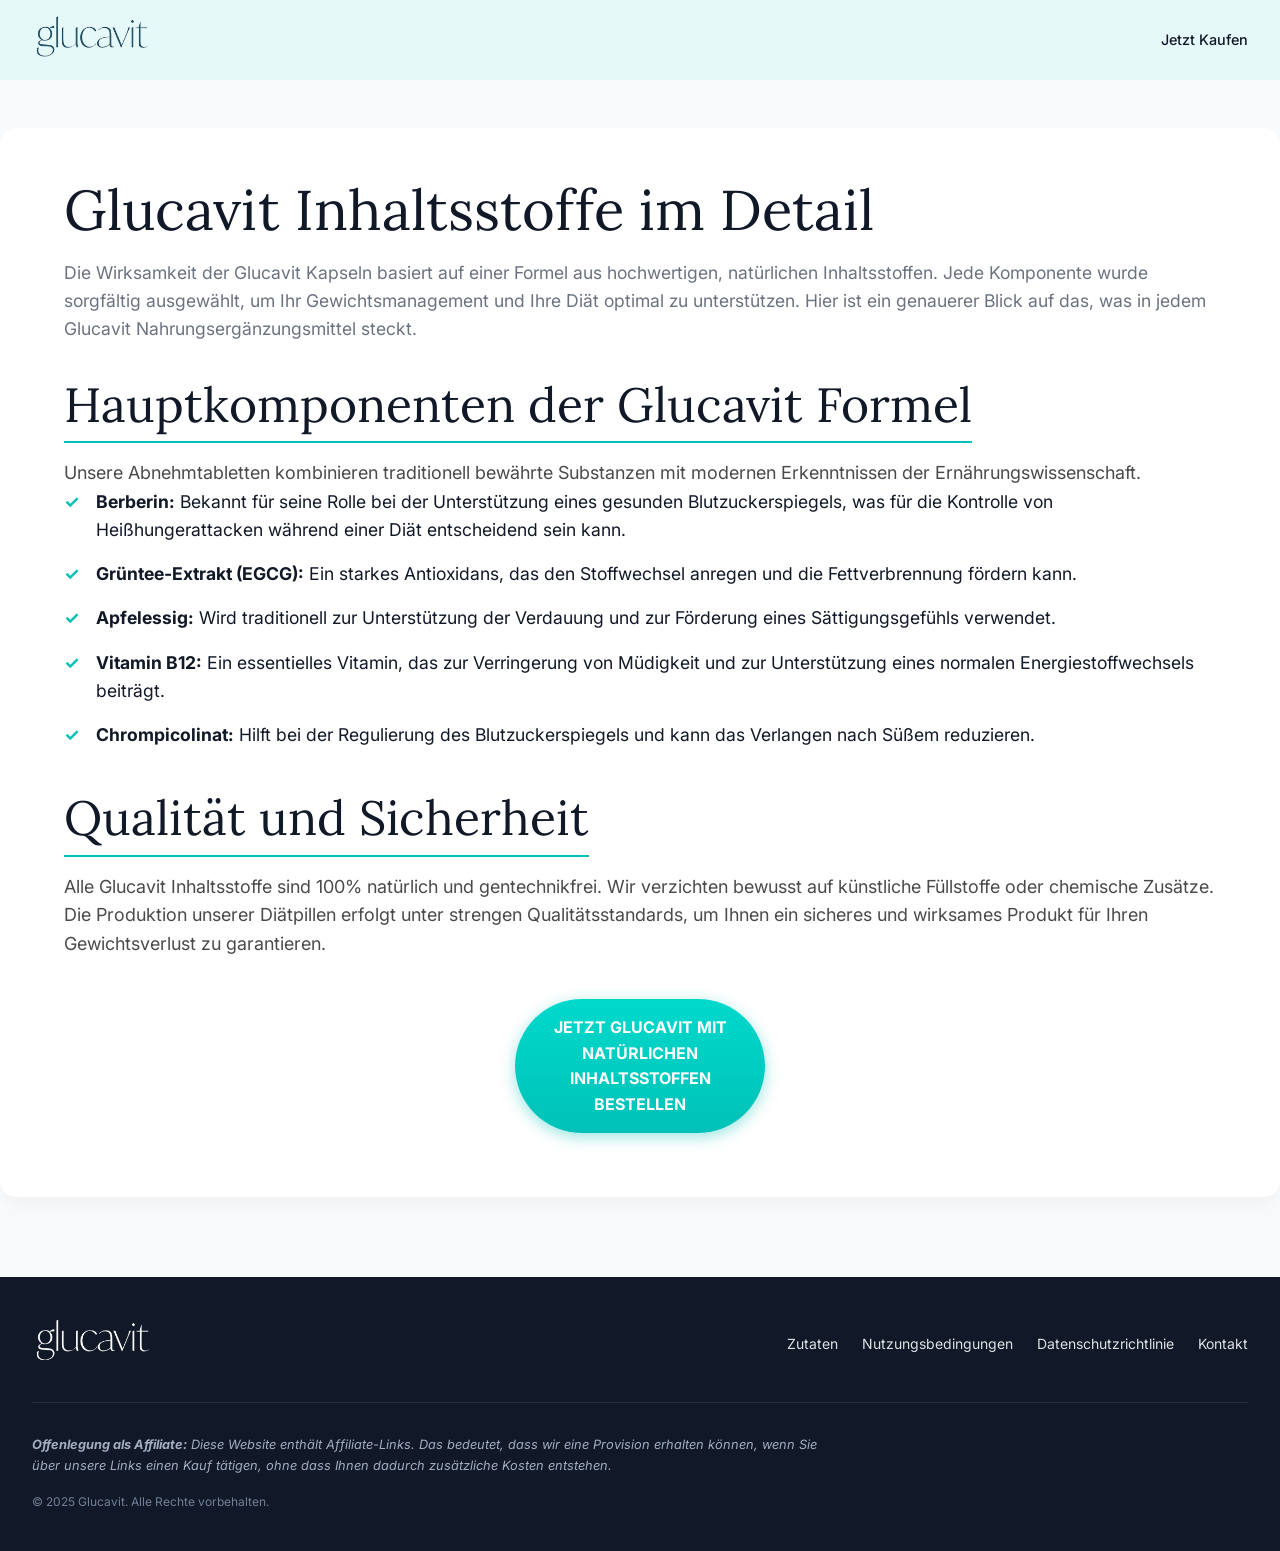
<file: ingredients.html>
<!DOCTYPE html>
<html lang="de">
<head>
    <meta charset="utf-8">
    <meta name="viewport" content="width=device-width, initial-scale=1.0">
    <title>Glucavit Inhaltsstoffe - Was steckt in den Kapseln?</title>
    <meta name="description" content="Eine detaillierte Übersicht der Glucavit Inhaltsstoffe. Erfahren Sie, wie jede Komponente in unseren Schlankheitstabletten Ihren Gewichtsverlust unterstützt.">
    
    <link rel="icon" type="image/png" href="images/favicon.png">
    <link rel="preconnect" href="https://fonts.googleapis.com">
    <link rel="preconnect" href="https://fonts.gstatic.com" crossorigin>
    <link href="https://fonts.googleapis.com/css2?family=Inter:wght@400;500;700&family=Lora:wght@400;600;700&display=swap" rel="stylesheet">
    
<link rel="canonical" href="https://glucavit-de.shop/ingredients.html" />

    <link rel="stylesheet" href="style.css">
    <script src="script.js" defer></script>
</head>
<body>

    <header>
        <div class="container header-content">
            <a href="index.html"><img src="images/logo.png" alt="Glucavit Firmenlogo" class="logo" width="120" height="44"></a>
            <nav class="main-nav">
                <a href="#" class="affiliate-link header-cta-mobile">Jetzt Kaufen</a>
                
            </nav>
        </div>
    </header>

    <main class="page-content">
        <div class="container">
            <h1>Glucavit Inhaltsstoffe im Detail</h1>
            <p class="page-intro">Die Wirksamkeit der Glucavit Kapseln basiert auf einer Formel aus hochwertigen, natürlichen Inhaltsstoffen. Jede Komponente wurde sorgfältig ausgewählt, um Ihr Gewichtsmanagement und Ihre Diät optimal zu unterstützen. Hier ist ein genauerer Blick auf das, was in jedem Glucavit Nahrungsergänzungsmittel steckt.</p>

            <div class="content-block">
                <h2>Hauptkomponenten der Glucavit Formel</h2>
                <p>Unsere Abnehmtabletten kombinieren traditionell bewährte Substanzen mit modernen Erkenntnissen der Ernährungswissenschaft.</p>
                <ul>
                    <li><strong>Berberin:</strong> Bekannt für seine Rolle bei der Unterstützung eines gesunden Blutzuckerspiegels, was für die Kontrolle von Heißhungerattacken während einer Diät entscheidend sein kann.</li>
                    <li><strong>Grüntee-Extrakt (EGCG):</strong> Ein starkes Antioxidans, das den Stoffwechsel anregen und die Fettverbrennung fördern kann.</li>
                    <li><strong>Apfelessig:</strong> Wird traditionell zur Unterstützung der Verdauung und zur Förderung eines Sättigungsgefühls verwendet.</li>
                    <li><strong>Vitamin B12:</strong> Ein essentielles Vitamin, das zur Verringerung von Müdigkeit und zur Unterstützung eines normalen Energiestoffwechsels beiträgt.</li>
                    <li><strong>Chrompicolinat:</strong> Hilft bei der Regulierung des Blutzuckerspiegels und kann das Verlangen nach Süßem reduzieren.</li>
                </ul>
            </div>

            <div class="content-block">
                <h2>Qualität und Sicherheit</h2>
                <p>Alle Glucavit Inhaltsstoffe sind 100% natürlich und gentechnikfrei. Wir verzichten bewusst auf künstliche Füllstoffe oder chemische Zusätze. Die Produktion unserer Diätpillen erfolgt unter strengen Qualitätsstandards, um Ihnen ein sicheres und wirksames Produkt für Ihren Gewichtsverlust zu garantieren.</p>
            </div>

            <a href="#" class="cta-button affiliate-link" style="margin-top: 2rem;">Jetzt Glucavit mit natürlichen Inhaltsstoffen bestellen</a>
        </div>
    </main>

    <footer>
        <div class="container footer-content">
            <div class="footer-top">
                <a href="index.html"><img src="images/white-logo.png" alt="Glucavit Firmenlogo in weiß" class="logo" width="120" height="44"></a>
                <nav class="footer-nav">
                    <a href="ingredients.html">Zutaten</a>
                    <a href="terms.html">Nutzungsbedingungen</a>
                     <a href="privacy.html">Datenschutzrichtlinie</a>
                    <a href="contact.html">Kontakt</a>
                </nav>
            </div>
            <div class="footer-bottom">
                <div class="legal-text">
                    <p class="affiliate-disclosure"><strong>Offenlegung als Affiliate:</strong> Diese Website enthält Affiliate-Links. Das bedeutet, dass wir eine Provision erhalten können, wenn Sie über unsere Links einen Kauf tätigen, ohne dass Ihnen dadurch zusätzliche Kosten entstehen.</p>
                    <p class="copyright">&copy; 2025 Glucavit. Alle Rechte vorbehalten.</p>
                </div>
            </div>
        </div>
    </footer>

</body>
</html>
</file>
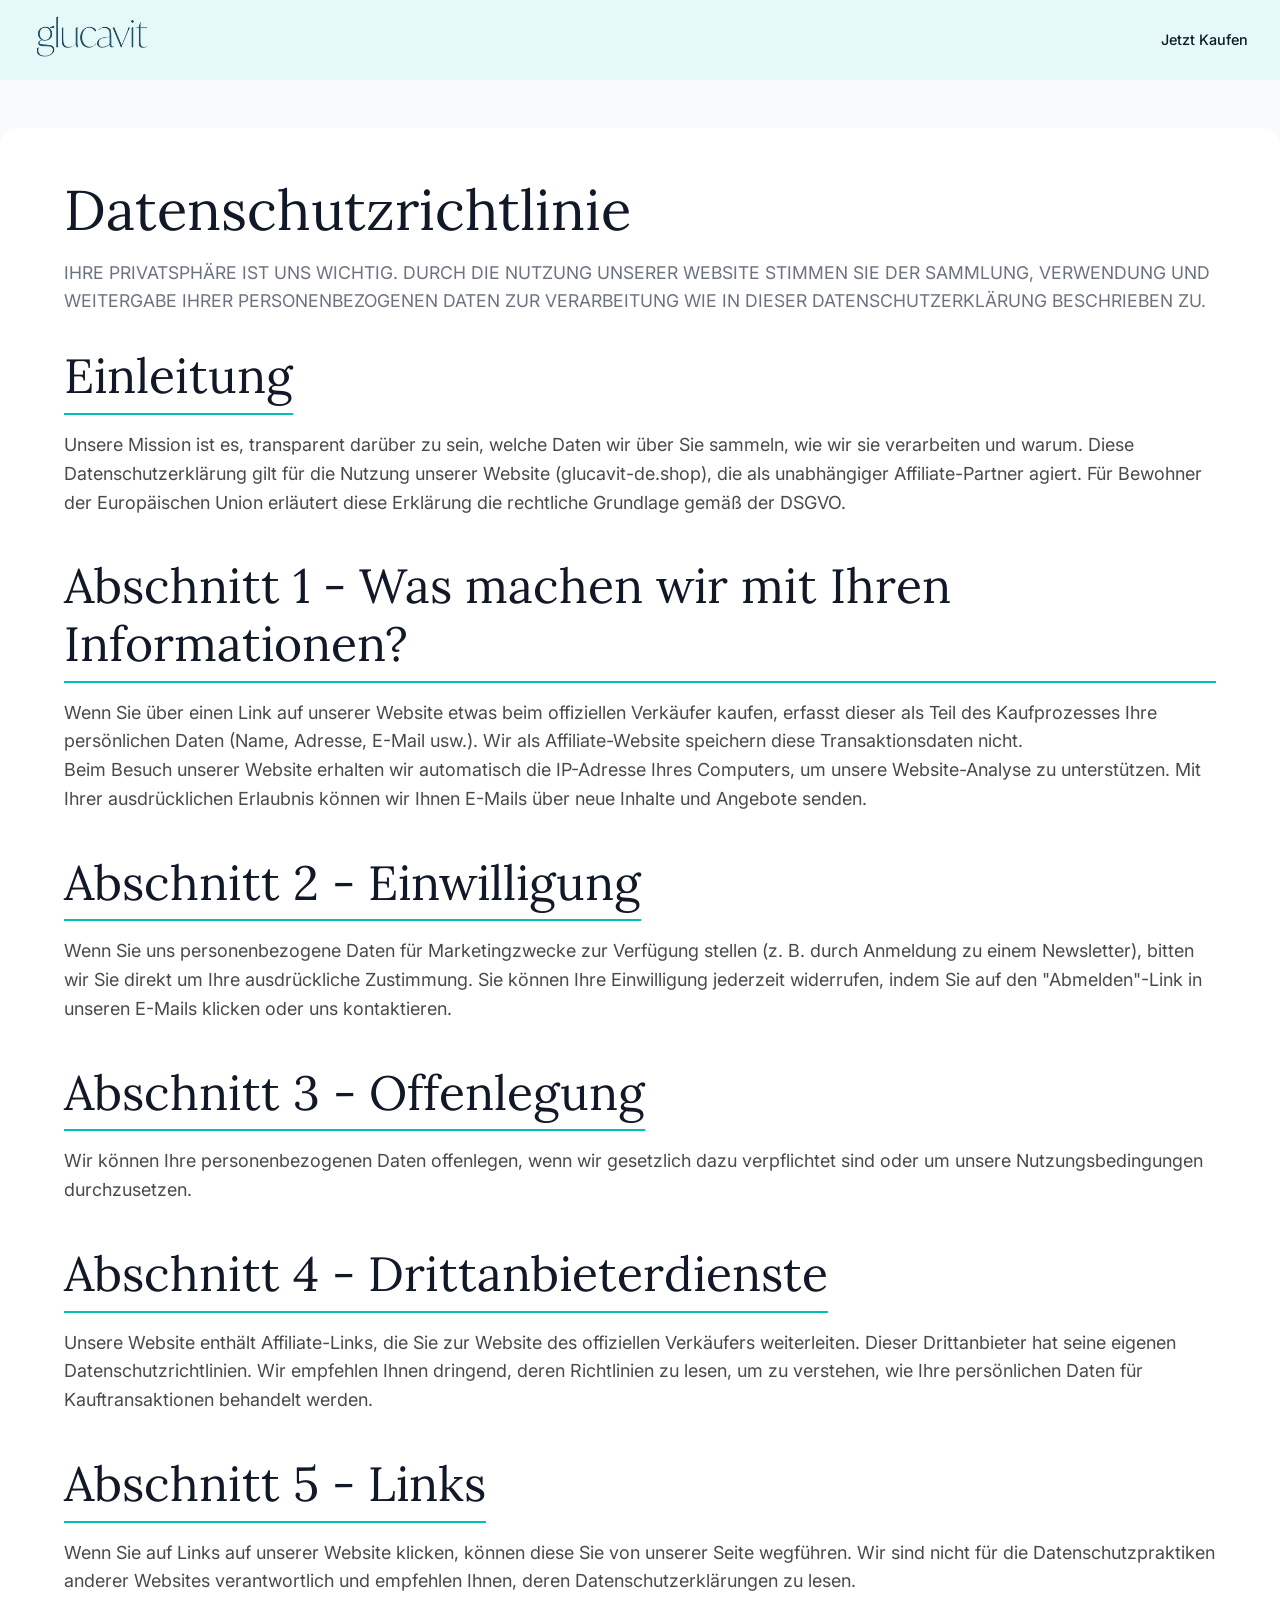
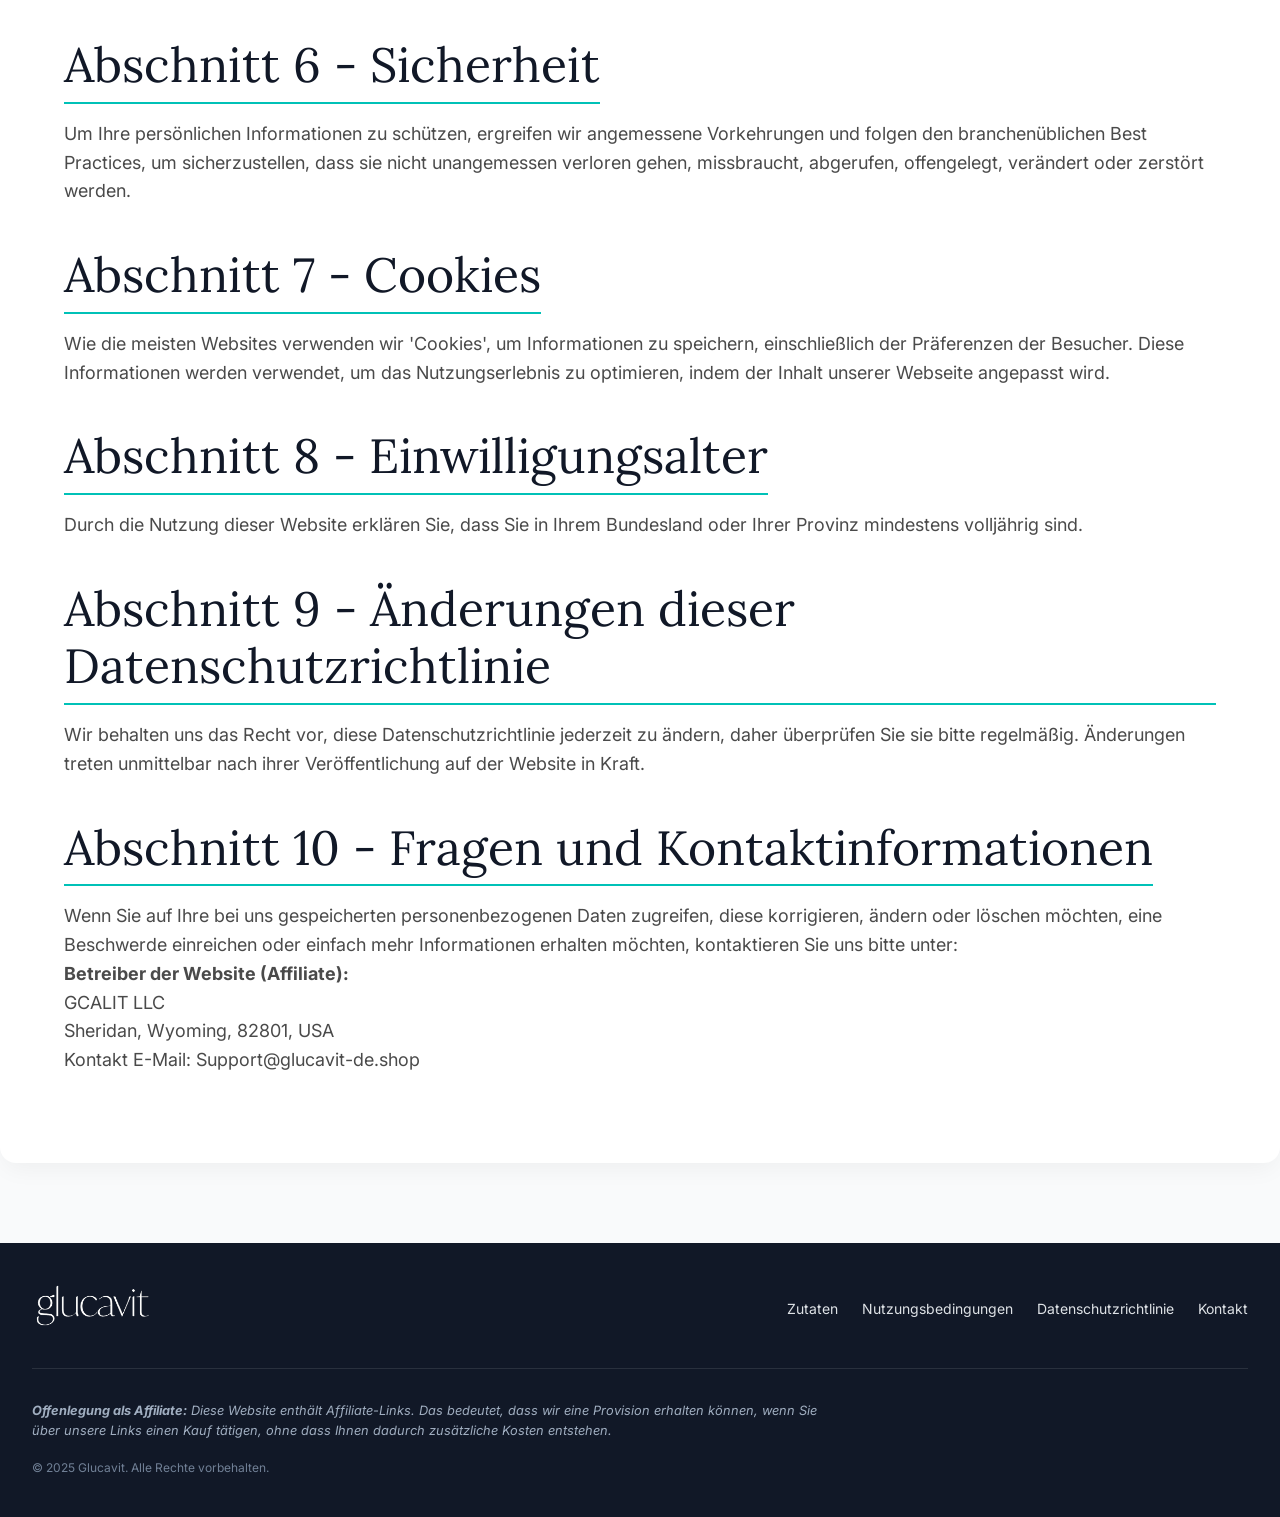
<file: privacy.html>
﻿<!DOCTYPE html>
<html lang="de">
<head>
    <meta charset="utf-8">
    <meta name="viewport" content="width=device-width, initial-scale=1.0">
    <title>Datenschutzrichtlinie - Glucavit</title>
    <meta name="description" content="Lesen Sie die Datenschutzrichtlinie für die Nutzung der Glucavit-Website.">
    
    <link rel="icon" type="image/png" href="images/favicon.png">
    <link rel="preconnect" href="https://fonts.googleapis.com">
    <link rel="preconnect" href="https://fonts.gstatic.com" crossorigin>
    <link href="https://fonts.googleapis.com/css2?family=Inter:wght@400;500;700&family=Lora:wght@400;600;700&display=swap" rel="stylesheet">
    
    <link rel="stylesheet" href="style.css">
    <script src="script.js" defer></script>
</head>
<body>

    <header>
        <div class="container header-content">
            <a href="index.html"><img src="images/logo.png" alt="Glucavit Firmenlogo" class="logo" width="120" height="44"></a>
            <nav class="main-nav">
           <a href="#" class="affiliate-link header-cta-mobile">Jetzt Kaufen</a>
             </nav>
        </div>
    </header>

    <main class="page-content">
        <div class="container">
            <h1>Datenschutzrichtlinie</h1>
            <p class="page-intro">IHRE PRIVATSPHÄRE IST UNS WICHTIG. DURCH DIE NUTZUNG UNSERER WEBSITE STIMMEN SIE DER SAMMLUNG, VERWENDUNG UND WEITERGABE IHRER PERSONENBEZOGENEN DATEN ZUR VERARBEITUNG WIE IN DIESER DATENSCHUTZERKLÄRUNG BESCHRIEBEN ZU.</p>

            <div class="content-block">
                <h2>Einleitung</h2>
                <p>Unsere Mission ist es, transparent darüber zu sein, welche Daten wir über Sie sammeln, wie wir sie verarbeiten und warum. Diese Datenschutzerklärung gilt für die Nutzung unserer Website (glucavit-de.shop), die als unabhängiger Affiliate-Partner agiert. Für Bewohner der Europäischen Union erläutert diese Erklärung die rechtliche Grundlage gemäß der DSGVO.</p>
            </div>

            <div class="content-block">
                <h2>Abschnitt 1 - Was machen wir mit Ihren Informationen?</h2>
                <p>Wenn Sie über einen Link auf unserer Website etwas beim offiziellen Verkäufer kaufen, erfasst dieser als Teil des Kaufprozesses Ihre persönlichen Daten (Name, Adresse, E-Mail usw.). Wir als Affiliate-Website speichern diese Transaktionsdaten nicht.</p>
                <p>Beim Besuch unserer Website erhalten wir automatisch die IP-Adresse Ihres Computers, um unsere Website-Analyse zu unterstützen. Mit Ihrer ausdrücklichen Erlaubnis können wir Ihnen E-Mails über neue Inhalte und Angebote senden.</p>
            </div>

            <div class="content-block">
                <h2>Abschnitt 2 - Einwilligung</h2>
                <p>Wenn Sie uns personenbezogene Daten für Marketingzwecke zur Verfügung stellen (z. B. durch Anmeldung zu einem Newsletter), bitten wir Sie direkt um Ihre ausdrückliche Zustimmung. Sie können Ihre Einwilligung jederzeit widerrufen, indem Sie auf den "Abmelden"-Link in unseren E-Mails klicken oder uns kontaktieren.</p>
            </div>

            <div class="content-block">
                <h2>Abschnitt 3 - Offenlegung</h2>
                <p>Wir können Ihre personenbezogenen Daten offenlegen, wenn wir gesetzlich dazu verpflichtet sind oder um unsere Nutzungsbedingungen durchzusetzen.</p>
            </div>

            <div class="content-block">
                <h2>Abschnitt 4 - Drittanbieterdienste</h2>
                <p>Unsere Website enthält Affiliate-Links, die Sie zur Website des offiziellen Verkäufers weiterleiten. Dieser Drittanbieter hat seine eigenen Datenschutzrichtlinien. Wir empfehlen Ihnen dringend, deren Richtlinien zu lesen, um zu verstehen, wie Ihre persönlichen Daten für Kauftransaktionen behandelt werden.</p>
            </div>
            
            <div class="content-block">
                <h2>Abschnitt 5 - Links</h2>
                <p>Wenn Sie auf Links auf unserer Website klicken, können diese Sie von unserer Seite wegführen. Wir sind nicht für die Datenschutzpraktiken anderer Websites verantwortlich und empfehlen Ihnen, deren Datenschutzerklärungen zu lesen.</p>
            </div>

            <div class="content-block">
                <h2>Abschnitt 6 - Sicherheit</h2>
                <p>Um Ihre persönlichen Informationen zu schützen, ergreifen wir angemessene Vorkehrungen und folgen den branchenüblichen Best Practices, um sicherzustellen, dass sie nicht unangemessen verloren gehen, missbraucht, abgerufen, offengelegt, verändert oder zerstört werden.</p>
            </div>

            <div class="content-block">
                <h2>Abschnitt 7 - Cookies</h2>
                <p>Wie die meisten Websites verwenden wir 'Cookies', um Informationen zu speichern, einschließlich der Präferenzen der Besucher. Diese Informationen werden verwendet, um das Nutzungserlebnis zu optimieren, indem der Inhalt unserer Webseite angepasst wird.</p>
            </div>
            
            <div class="content-block">
                <h2>Abschnitt 8 - Einwilligungsalter</h2>
                <p>Durch die Nutzung dieser Website erklären Sie, dass Sie in Ihrem Bundesland oder Ihrer Provinz mindestens volljährig sind.</p>
            </div>

            <div class="content-block">
                <h2>Abschnitt 9 - Änderungen dieser Datenschutzrichtlinie</h2>
                <p>Wir behalten uns das Recht vor, diese Datenschutzrichtlinie jederzeit zu ändern, daher überprüfen Sie sie bitte regelmäßig. Änderungen treten unmittelbar nach ihrer Veröffentlichung auf der Website in Kraft.</p>
            </div>

            <div class="content-block">
                <h2>Abschnitt 10 - Fragen und Kontaktinformationen</h2>
                <p>Wenn Sie auf Ihre bei uns gespeicherten personenbezogenen Daten zugreifen, diese korrigieren, ändern oder löschen möchten, eine Beschwerde einreichen oder einfach mehr Informationen erhalten möchten, kontaktieren Sie uns bitte unter:</p>
                <p>
                    <strong>Betreiber der Website (Affiliate):</strong><br>
                    GCALIT LLC<br>
                    Sheridan, Wyoming, 82801, USA<br>
                    Kontakt E-Mail: Support@glucavit-de.shop
                </p>
            </div>
        </div>
    </main>

    <footer>
        <div class="container footer-content">
            <div class="footer-top">
                <a href="index.html"><img src="images/white-logo.png" alt="Glucavit Firmenlogo in weiß" class="logo" width="120" height="44"></a>
                <nav class="footer-nav">
                    <a href="ingredients.html">Zutaten</a>
                    <a href="terms.html">Nutzungsbedingungen</a>
                     <a href="privacy.html">Datenschutzrichtlinie</a>
                    <a href="contact.html">Kontakt</a>
                </nav>
            </div>
            <div class="footer-bottom">
                <div class="legal-text">
                    <p class="affiliate-disclosure"><strong>Offenlegung als Affiliate:</strong> Diese Website enthält Affiliate-Links. Das bedeutet, dass wir eine Provision erhalten können, wenn Sie über unsere Links einen Kauf tätigen, ohne dass Ihnen dadurch zusätzliche Kosten entstehen.</p>
                    <p class="copyright">&copy; 2025 Glucavit. Alle Rechte vorbehalten.</p>
                </div>
            </div>
        </div>
    </footer>

</body>
</html>
</file>
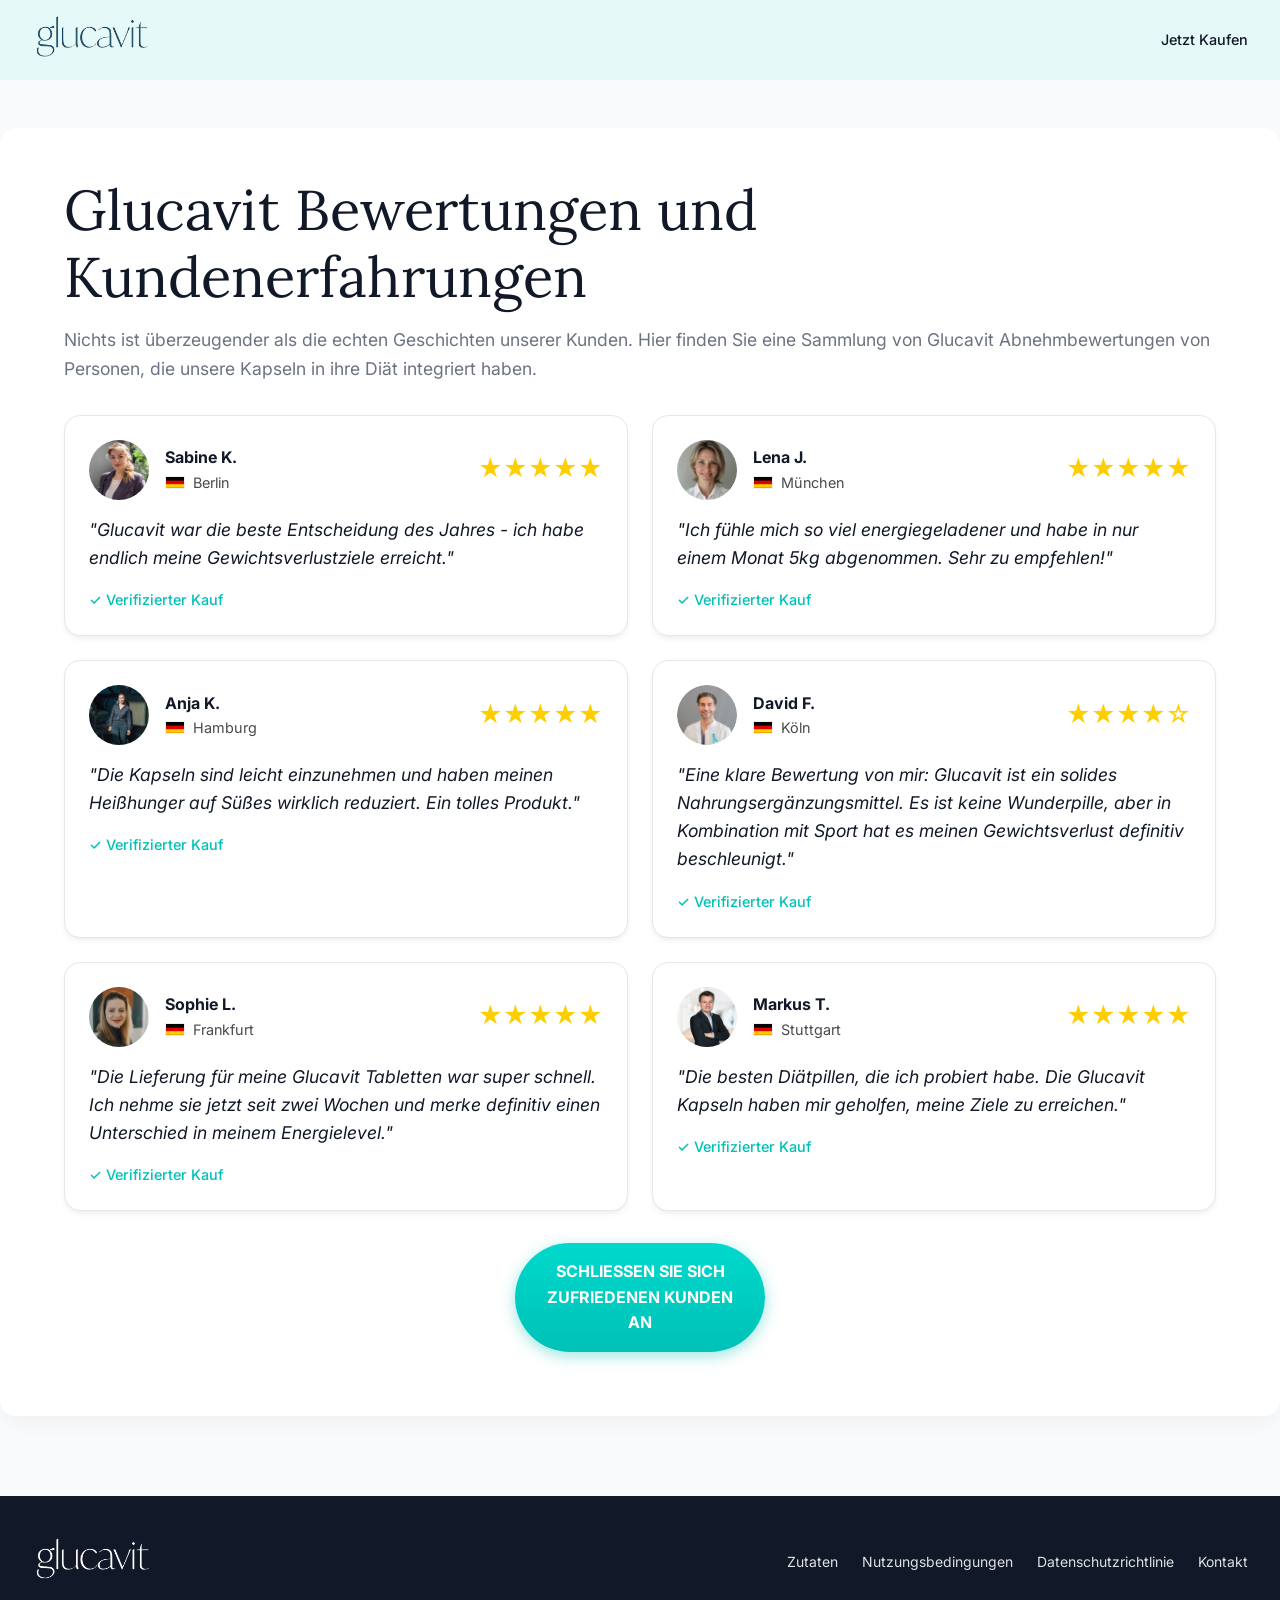
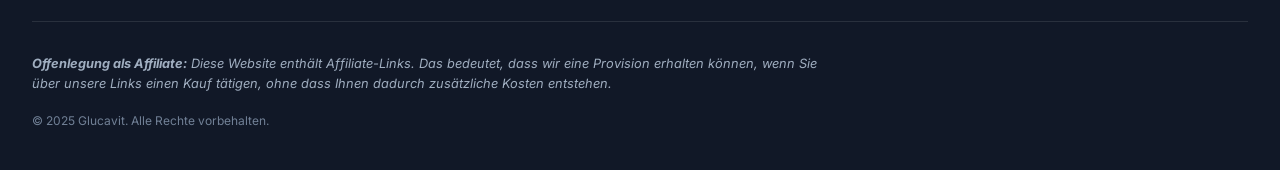
<file: reviews.html>
<!DOCTYPE html>
<html lang="de">
<head>
    <meta charset="utf-8">
    <meta name="viewport" content="width=device-width, initial-scale=1.0">
    <title>Glucavit Bewertungen - Echte Kundenrezensionen</title>
    <meta name="description" content="Lesen Sie echte Glucavit Bewertungen und Abnehmbewertungen von Kunden. Erfahren Sie aus erster Hand, welche Erfahrungen Nutzer mit unseren Diätpillen gemacht haben.">
    
    <link rel="icon" type="image/png" href="images/favicon.png">
    <link rel="preconnect" href="https://fonts.googleapis.com">
    <link rel="preconnect" href="https://fonts.gstatic.com" crossorigin>
    <link href="https://fonts.googleapis.com/css2?family=Inter:wght@400;500;700&family=Lora:wght@400;600;700&display=swap" rel="stylesheet">
    
    <link rel="canonical" href="https://glucavit-de.shop/reviews.html" />

    <link rel="stylesheet" href="style.css">
    <script src="script.js" defer></script>
</head>
<body>

    <header>
        <div class="container header-content">
            <a href="index.html"><img src="images/logo.png" alt="Glucavit Firmenlogo" class="logo" width="120" height="44"></a>
            <nav class="main-nav">
                 <a href="#" class="affiliate-link header-cta-mobile">Jetzt Kaufen</a>
              
            </nav>
        </div>
    </header>

    <main class="page-content">
        <div class="container">
            <h1>Glucavit Bewertungen und Kundenerfahrungen</h1>
            <p class="page-intro">Nichts ist überzeugender als die echten Geschichten unserer Kunden. Hier finden Sie eine Sammlung von Glucavit Abnehmbewertungen von Personen, die unsere Kapseln in ihre Diät integriert haben.</p>

            <div class="reviews-grid stylish-reviews full-page-reviews">
                <!-- Review 1 -->
                <div class="review-card">
                    <div class="review-header">
                        <img src="images/rev1.jpg" alt="Profilbild von Sabine K." class="reviewer-image">
                        <div class="reviewer-info">
                            <span class="reviewer-name">Sabine K.</span>
                            <span class="reviewer-location">
                                <svg class="flag-icon" xmlns="http://www.w3.org/2000/svg" viewBox="0 0 5 3" width="20"><path d="M0 0h5v3H0z"/><path fill="#D00" d="M0 1h5v2H0z"/><path fill="#FFCE00" d="M0 2h5v1H0z"/></svg>
                                Berlin
                            </span>
                        </div>
                        <div class="star-rating">★★★★★</div>
                    </div>
                    <p class="review-text">"Glucavit war die beste Entscheidung des Jahres - ich habe endlich meine Gewichtsverlustziele erreicht."</p>
                    <div class="verified-badge">✓ Verifizierter Kauf</div>
                </div>
                <!-- Review 2 -->
                <div class="review-card">
                    <div class="review-header">
                        <img src="images/rev2.jpg" alt="Profilbild von Lena J." class="reviewer-image">
                        <div class="reviewer-info">
                            <span class="reviewer-name">Lena J.</span>
                            <span class="reviewer-location">
                                <svg class="flag-icon" xmlns="http://www.w3.org/2000/svg" viewBox="0 0 5 3" width="20"><path d="M0 0h5v3H0z"/><path fill="#D00" d="M0 1h5v2H0z"/><path fill="#FFCE00" d="M0 2h5v1H0z"/></svg>
                                München
                            </span>
                        </div>
                        <div class="star-rating">★★★★★</div>
                    </div>
                    <p class="review-text">"Ich fühle mich so viel energiegeladener und habe in nur einem Monat 5kg abgenommen. Sehr zu empfehlen!"</p>
                    <div class="verified-badge">✓ Verifizierter Kauf</div>
                </div>
                <!-- Review 3 -->
                <div class="review-card">
                    <div class="review-header">
                        <img src="images/rev3.jpg" alt="Profilbild von Anja K." class="reviewer-image">
                        <div class="reviewer-info">
                            <span class="reviewer-name">Anja K.</span>
                            <span class="reviewer-location">
                                <svg class="flag-icon" xmlns="http://www.w3.org/2000/svg" viewBox="0 0 5 3" width="20"><path d="M0 0h5v3H0z"/><path fill="#D00" d="M0 1h5v2H0z"/><path fill="#FFCE00" d="M0 2h5v1H0z"/></svg>
                                Hamburg
                            </span>
                        </div>
                        <div class="star-rating">★★★★★</div>
                    </div>
                    <p class="review-text">"Die Kapseln sind leicht einzunehmen und haben meinen Heißhunger auf Süßes wirklich reduziert. Ein tolles Produkt."</p>
                    <div class="verified-badge">✓ Verifizierter Kauf</div>
                </div>
                <!-- Review 4 -->
                 <div class="review-card">
                    <div class="review-header">
                        <img src="images/rev4.jpg" alt="Profilbild von David F." class="reviewer-image">
                        <div class="reviewer-info">
                            <span class="reviewer-name">David F.</span>
                            <span class="reviewer-location">
                                <svg class="flag-icon" xmlns="http://www.w3.org/2000/svg" viewBox="0 0 5 3" width="20"><path d="M0 0h5v3H0z"/><path fill="#D00" d="M0 1h5v2H0z"/><path fill="#FFCE00" d="M0 2h5v1H0z"/></svg>
                                Köln
                            </span>
                        </div>
                        <div class="star-rating">★★★★☆</div>
                    </div>
                    <p class="review-text">"Eine klare Bewertung von mir: Glucavit ist ein solides Nahrungsergänzungsmittel. Es ist keine Wunderpille, aber in Kombination mit Sport hat es meinen Gewichtsverlust definitiv beschleunigt."</p>
                    <div class="verified-badge">✓ Verifizierter Kauf</div>
                </div>
                 <!-- Review 5 -->
                <div class="review-card">
                    <div class="review-header">
                        <img src="images/rev5.jpeg" alt="Profilbild von Sophie L." class="reviewer-image">
                        <div class="reviewer-info">
                            <span class="reviewer-name">Sophie L.</span>
                            <span class="reviewer-location">
                                <svg class="flag-icon" xmlns="http://www.w3.org/2000/svg" viewBox="0 0 5 3" width="20"><path d="M0 0h5v3H0z"/><path fill="#D00" d="M0 1h5v2H0z"/><path fill="#FFCE00" d="M0 2h5v1H0z"/></svg>
                                Frankfurt
                            </span>
                        </div>
                        <div class="star-rating">★★★★★</div>
                    </div>
                    <p class="review-text">"Die Lieferung für meine Glucavit Tabletten war super schnell. Ich nehme sie jetzt seit zwei Wochen und merke definitiv einen Unterschied in meinem Energielevel."</p>
                    <div class="verified-badge">✓ Verifizierter Kauf</div>
                </div>
                 <!-- Review 6 -->
                <div class="review-card">
                    <div class="review-header">
                        <img src="images/rev6.jpg" alt="Profilbild von Markus T." class="reviewer-image">
                        <div class="reviewer-info">
                            <span class="reviewer-name">Markus T.</span>
                            <span class="reviewer-location">
                                <svg class="flag-icon" xmlns="http://www.w3.org/2000/svg" viewBox="0 0 5 3" width="20"><path d="M0 0h5v3H0z"/><path fill="#D00" d="M0 1h5v2H0z"/><path fill="#FFCE00" d="M0 2h5v1H0z"/></svg>
                                Stuttgart
                            </span>
                        </div>
                        <div class="star-rating">★★★★★</div>
                    </div>
                    <p class="review-text">"Die besten Diätpillen, die ich probiert habe. Die Glucavit Kapseln haben mir geholfen, meine Ziele zu erreichen."</p>
                    <div class="verified-badge">✓ Verifizierter Kauf</div>
                </div>
            </div>

            <a href="#" class="cta-button affiliate-link" style="margin-top: 2rem;">Schließen Sie sich zufriedenen Kunden an</a>
        </div>
    </main>

    <footer>
        <div class="container footer-content">
            <div class="footer-top">
                <a href="index.html"><img src="images/white-logo.png" alt="Glucavit Firmenlogo in weiß" class="logo" width="120" height="44"></a>
                <nav class="footer-nav">
                    <a href="ingredients.html">Zutaten</a>
                    <a href="terms.html">Nutzungsbedingungen</a>
                     <a href="privacy.html">Datenschutzrichtlinie</a>
                    <a href="contact.html">Kontakt</a>
                </nav>
            </div>
            <div class="footer-bottom">
                <div class="legal-text">
                    <p class="affiliate-disclosure"><strong>Offenlegung als Affiliate:</strong> Diese Website enthält Affiliate-Links. Das bedeutet, dass wir eine Provision erhalten können, wenn Sie über unsere Links einen Kauf tätigen, ohne dass Ihnen dadurch zusätzliche Kosten entstehen.</p>
                    <p class="copyright">&copy; 2025 Glucavit. Alle Rechte vorbehalten.</p>
                </div>
            </div>
        </div>
    </footer>

</body>
</html>
</file>
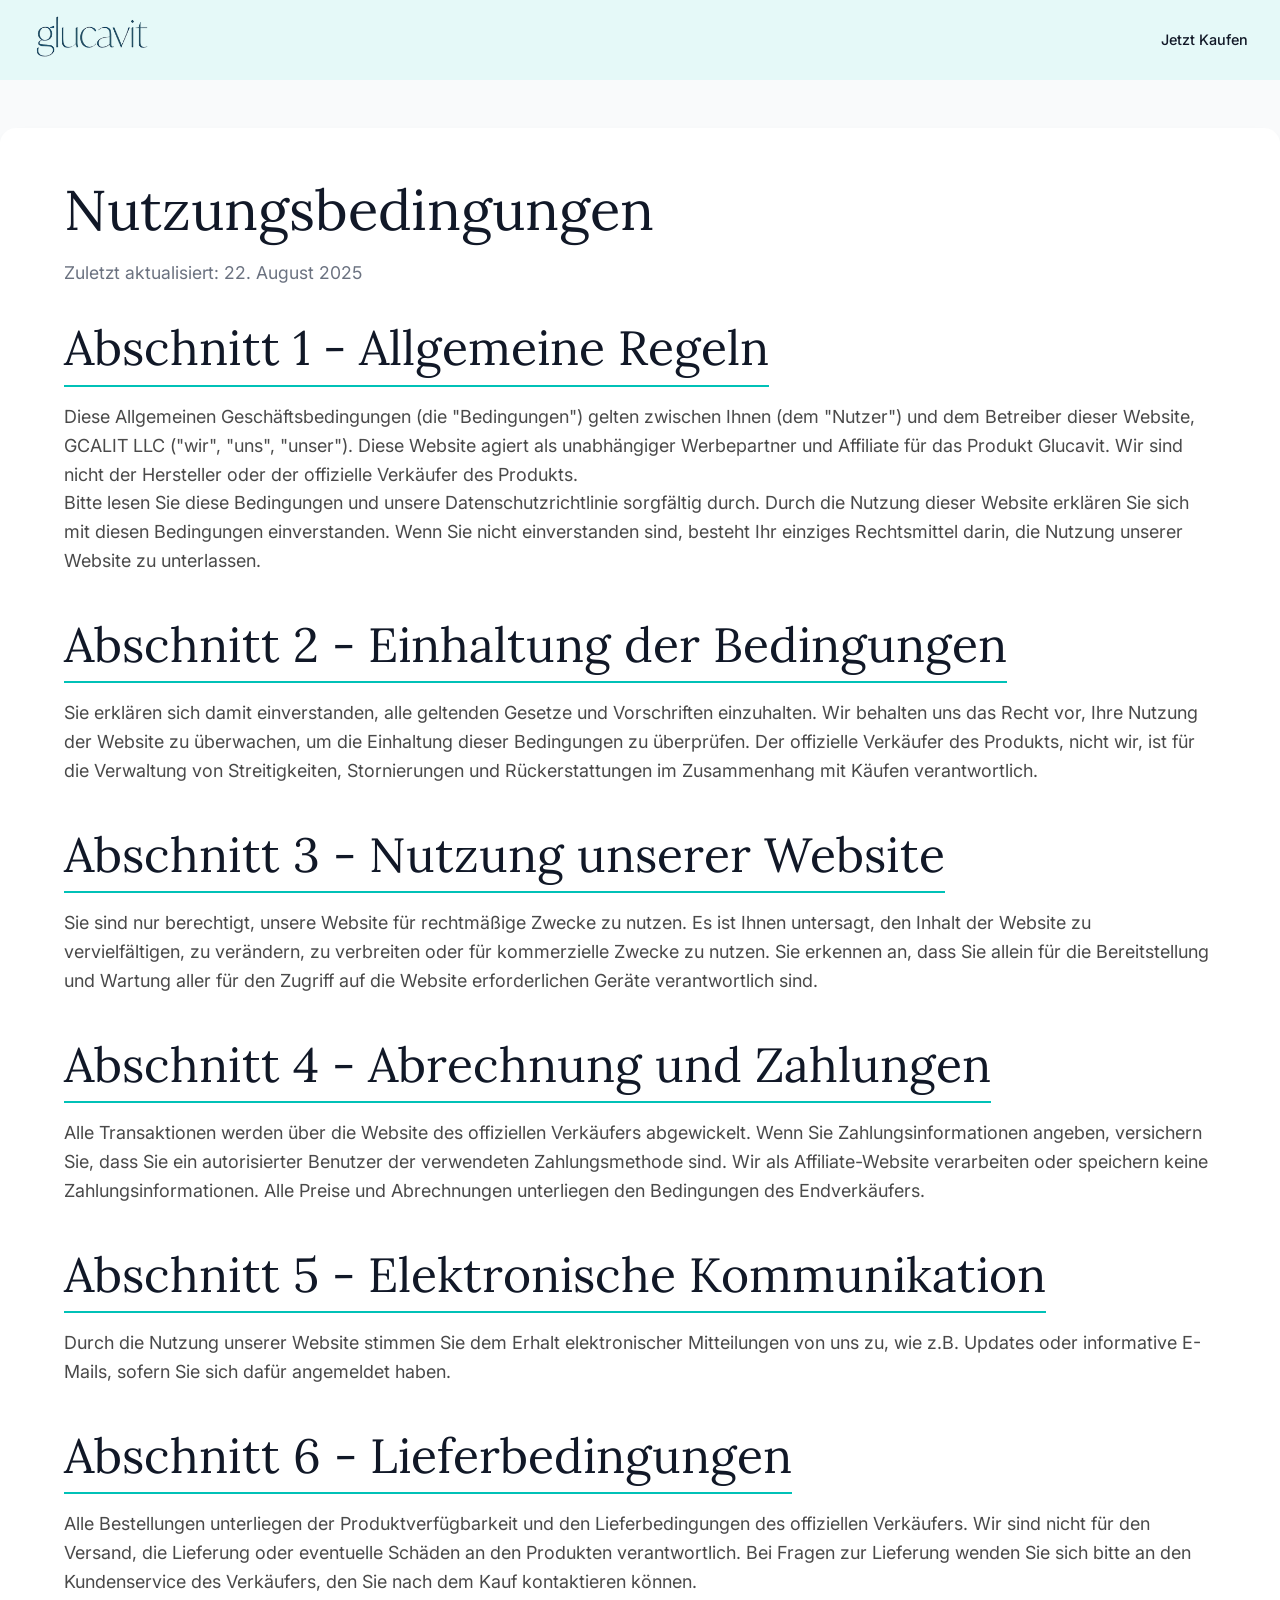
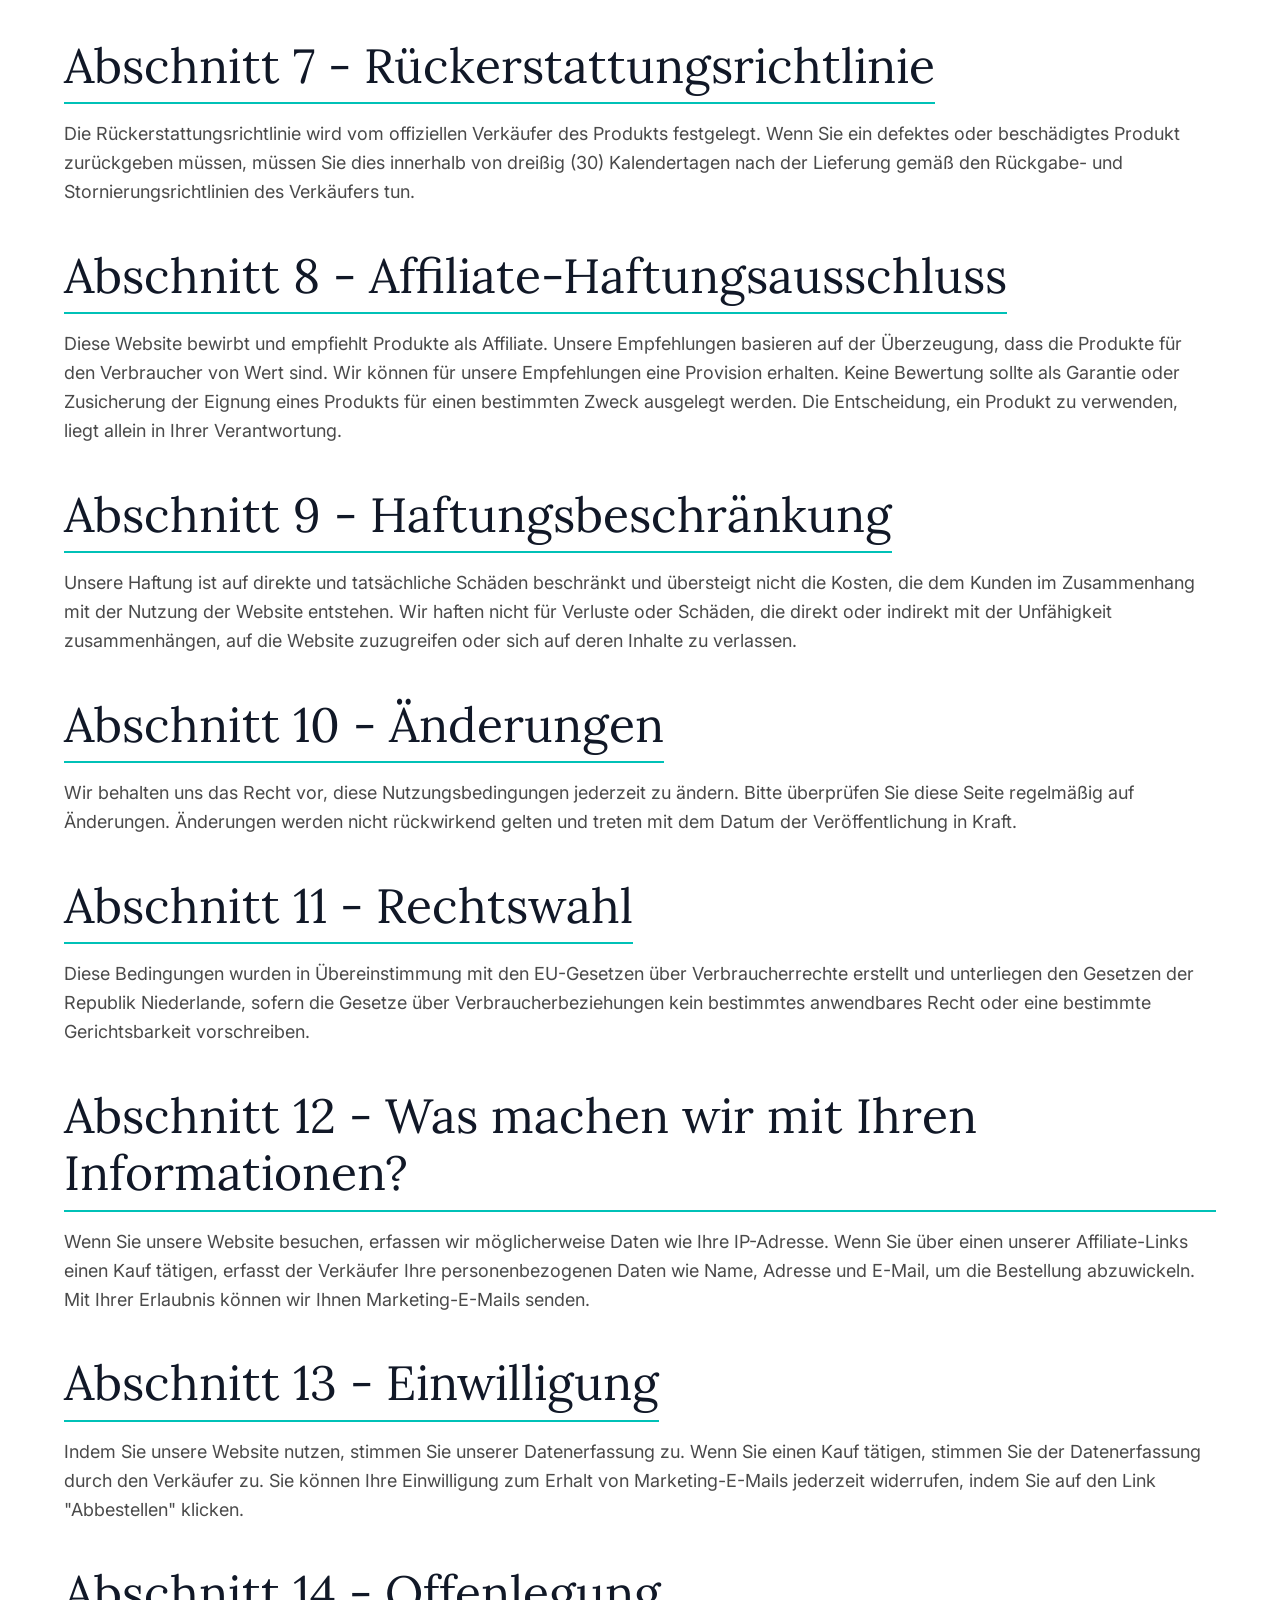
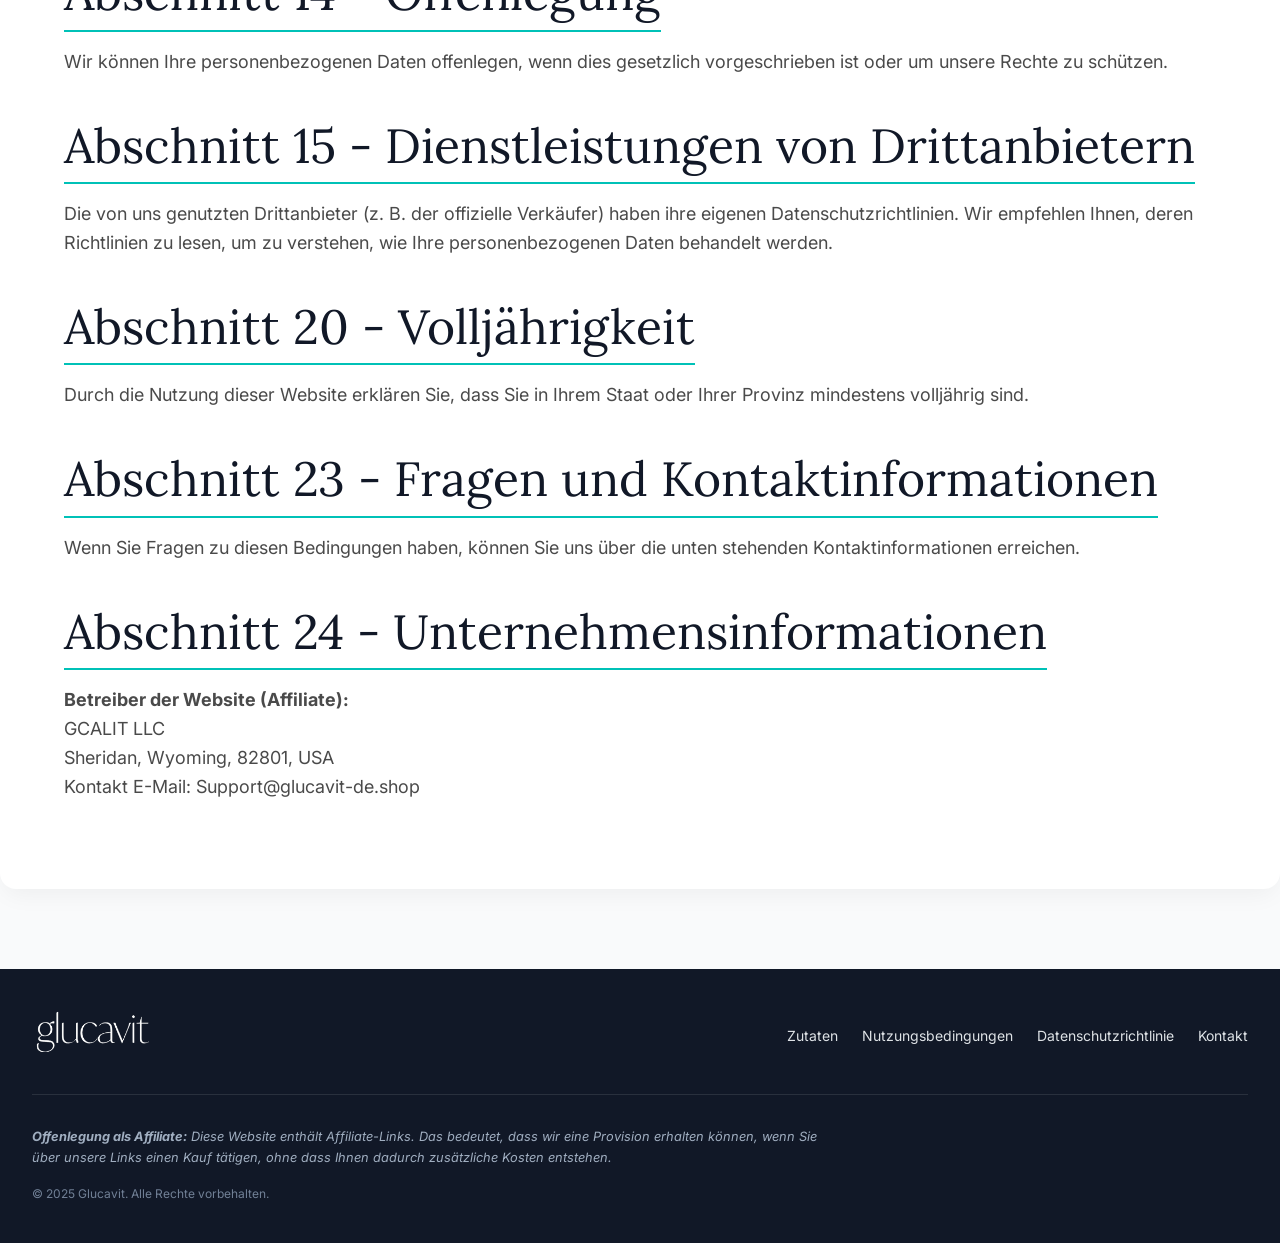
<file: terms.html>
﻿<!DOCTYPE html>
<html lang="de">
<head>
    <meta charset="utf-8">
    <meta name="viewport" content="width=device-width, initial-scale=1.0">
    <title>Nutzungsbedingungen - Glucavit</title>
    <meta name="description" content="Lesen Sie die allgemeinen Geschäftsbedingungen für die Nutzung der Glucavit-Website.">
    
    <link rel="icon" type="image/png" href="images/favicon.png">
    <link rel="preconnect" href="https://fonts.googleapis.com">
    <link rel="preconnect" href="https://fonts.gstatic.com" crossorigin>
    <link href="https://fonts.googleapis.com/css2?family=Inter:wght@400;500;700&family=Lora:wght@400;600;700&display=swap" rel="stylesheet">
    
    <link rel="stylesheet" href="style.css">
    <script src="script.js" defer></script>
</head>
<body>

    <header>
        <div class="container header-content">
            <a href="index.html"><img src="images/logo.png" alt="Glucavit Firmenlogo" class="logo" width="120" height="44"></a>
            <nav class="main-nav">
             <a href="#" class="affiliate-link header-cta-mobile">Jetzt Kaufen</a>
                
            </nav>
        </div>
    </header>

    <main class="page-content">
        <div class="container">
            <h1>Nutzungsbedingungen</h1>
            <p class="page-intro">Zuletzt aktualisiert: 22. August 2025</p>

            <div class="content-block">
                <h2>Abschnitt 1 - Allgemeine Regeln</h2>
                <p>Diese Allgemeinen Geschäftsbedingungen (die "Bedingungen") gelten zwischen Ihnen (dem "Nutzer") und dem Betreiber dieser Website, GCALIT LLC ("wir", "uns", "unser"). Diese Website agiert als unabhängiger Werbepartner und Affiliate für das Produkt Glucavit. Wir sind nicht der Hersteller oder der offizielle Verkäufer des Produkts.</p>
                <p>Bitte lesen Sie diese Bedingungen und unsere Datenschutzrichtlinie sorgfältig durch. Durch die Nutzung dieser Website erklären Sie sich mit diesen Bedingungen einverstanden. Wenn Sie nicht einverstanden sind, besteht Ihr einziges Rechtsmittel darin, die Nutzung unserer Website zu unterlassen.</p>
            </div>

            <div class="content-block">
                <h2>Abschnitt 2 - Einhaltung der Bedingungen</h2>
                <p>Sie erklären sich damit einverstanden, alle geltenden Gesetze und Vorschriften einzuhalten. Wir behalten uns das Recht vor, Ihre Nutzung der Website zu überwachen, um die Einhaltung dieser Bedingungen zu überprüfen. Der offizielle Verkäufer des Produkts, nicht wir, ist für die Verwaltung von Streitigkeiten, Stornierungen und Rückerstattungen im Zusammenhang mit Käufen verantwortlich.</p>
            </div>

            <div class="content-block">
                <h2>Abschnitt 3 - Nutzung unserer Website</h2>
                <p>Sie sind nur berechtigt, unsere Website für rechtmäßige Zwecke zu nutzen. Es ist Ihnen untersagt, den Inhalt der Website zu vervielfältigen, zu verändern, zu verbreiten oder für kommerzielle Zwecke zu nutzen. Sie erkennen an, dass Sie allein für die Bereitstellung und Wartung aller für den Zugriff auf die Website erforderlichen Geräte verantwortlich sind.</p>
            </div>
            
            <div class="content-block">
                <h2>Abschnitt 4 - Abrechnung und Zahlungen</h2>
                 <p>Alle Transaktionen werden über die Website des offiziellen Verkäufers abgewickelt. Wenn Sie Zahlungsinformationen angeben, versichern Sie, dass Sie ein autorisierter Benutzer der verwendeten Zahlungsmethode sind. Wir als Affiliate-Website verarbeiten oder speichern keine Zahlungsinformationen. Alle Preise und Abrechnungen unterliegen den Bedingungen des Endverkäufers.</p>
            </div>

            <div class="content-block">
                <h2>Abschnitt 5 - Elektronische Kommunikation</h2>
                <p>Durch die Nutzung unserer Website stimmen Sie dem Erhalt elektronischer Mitteilungen von uns zu, wie z.B. Updates oder informative E-Mails, sofern Sie sich dafür angemeldet haben.</p>
            </div>

            <div class="content-block">
                <h2>Abschnitt 6 - Lieferbedingungen</h2>
                <p>Alle Bestellungen unterliegen der Produktverfügbarkeit und den Lieferbedingungen des offiziellen Verkäufers. Wir sind nicht für den Versand, die Lieferung oder eventuelle Schäden an den Produkten verantwortlich. Bei Fragen zur Lieferung wenden Sie sich bitte an den Kundenservice des Verkäufers, den Sie nach dem Kauf kontaktieren können.</p>
            </div>
            
            <div class="content-block">
                <h2>Abschnitt 7 - Rückerstattungsrichtlinie</h2>
                <p>Die Rückerstattungsrichtlinie wird vom offiziellen Verkäufer des Produkts festgelegt. Wenn Sie ein defektes oder beschädigtes Produkt zurückgeben müssen, müssen Sie dies innerhalb von dreißig (30) Kalendertagen nach der Lieferung gemäß den Rückgabe- und Stornierungsrichtlinien des Verkäufers tun.</p>
            </div>

            <div class="content-block">
                <h2>Abschnitt 8 - Affiliate-Haftungsausschluss</h2>
                <p>Diese Website bewirbt und empfiehlt Produkte als Affiliate. Unsere Empfehlungen basieren auf der Überzeugung, dass die Produkte für den Verbraucher von Wert sind. Wir können für unsere Empfehlungen eine Provision erhalten. Keine Bewertung sollte als Garantie oder Zusicherung der Eignung eines Produkts für einen bestimmten Zweck ausgelegt werden. Die Entscheidung, ein Produkt zu verwenden, liegt allein in Ihrer Verantwortung.</p>
            </div>

            <div class="content-block">
                <h2>Abschnitt 9 - Haftungsbeschränkung</h2>
                <p>Unsere Haftung ist auf direkte und tatsächliche Schäden beschränkt und übersteigt nicht die Kosten, die dem Kunden im Zusammenhang mit der Nutzung der Website entstehen. Wir haften nicht für Verluste oder Schäden, die direkt oder indirekt mit der Unfähigkeit zusammenhängen, auf die Website zuzugreifen oder sich auf deren Inhalte zu verlassen.</p>
            </div>

            <div class="content-block">
                <h2>Abschnitt 10 - Änderungen</h2>
                <p>Wir behalten uns das Recht vor, diese Nutzungsbedingungen jederzeit zu ändern. Bitte überprüfen Sie diese Seite regelmäßig auf Änderungen. Änderungen werden nicht rückwirkend gelten und treten mit dem Datum der Veröffentlichung in Kraft.</p>
            </div>

            <div class="content-block">
                <h2>Abschnitt 11 - Rechtswahl</h2>
                <p>Diese Bedingungen wurden in Übereinstimmung mit den EU-Gesetzen über Verbraucherrechte erstellt und unterliegen den Gesetzen der Republik Niederlande, sofern die Gesetze über Verbraucherbeziehungen kein bestimmtes anwendbares Recht oder eine bestimmte Gerichtsbarkeit vorschreiben.</p>
            </div>
            
            <!-- Privacy Policy Sections -->
            <div class="content-block">
                <h2>Abschnitt 12 - Was machen wir mit Ihren Informationen?</h2>
                <p>Wenn Sie unsere Website besuchen, erfassen wir möglicherweise Daten wie Ihre IP-Adresse. Wenn Sie über einen unserer Affiliate-Links einen Kauf tätigen, erfasst der Verkäufer Ihre personenbezogenen Daten wie Name, Adresse und E-Mail, um die Bestellung abzuwickeln. Mit Ihrer Erlaubnis können wir Ihnen Marketing-E-Mails senden.</p>
            </div>

            <div class="content-block">
                <h2>Abschnitt 13 - Einwilligung</h2>
                <p>Indem Sie unsere Website nutzen, stimmen Sie unserer Datenerfassung zu. Wenn Sie einen Kauf tätigen, stimmen Sie der Datenerfassung durch den Verkäufer zu. Sie können Ihre Einwilligung zum Erhalt von Marketing-E-Mails jederzeit widerrufen, indem Sie auf den Link "Abbestellen" klicken.</p>
            </div>

            <div class="content-block">
                <h2>Abschnitt 14 - Offenlegung</h2>
                <p>Wir können Ihre personenbezogenen Daten offenlegen, wenn dies gesetzlich vorgeschrieben ist oder um unsere Rechte zu schützen.</p>
            </div>

            <div class="content-block">
                <h2>Abschnitt 15 - Dienstleistungen von Drittanbietern</h2>
                <p>Die von uns genutzten Drittanbieter (z. B. der offizielle Verkäufer) haben ihre eigenen Datenschutzrichtlinien. Wir empfehlen Ihnen, deren Richtlinien zu lesen, um zu verstehen, wie Ihre personenbezogenen Daten behandelt werden.</p>
            </div>

            <div class="content-block">
                <h2>Abschnitt 20 - Volljährigkeit</h2>
                <p>Durch die Nutzung dieser Website erklären Sie, dass Sie in Ihrem Staat oder Ihrer Provinz mindestens volljährig sind.</p>
            </div>

            <div class="content-block">
                <h2>Abschnitt 23 - Fragen und Kontaktinformationen</h2>
                <p>Wenn Sie Fragen zu diesen Bedingungen haben, können Sie uns über die unten stehenden Kontaktinformationen erreichen.</p>
            </div>

            <div class="content-block">
                <h2>Abschnitt 24 - Unternehmensinformationen</h2>
                <p>
                    <strong>Betreiber der Website (Affiliate):</strong><br>
                    GCALIT LLC<br>
                    Sheridan, Wyoming, 82801, USA<br>
                    Kontakt E-Mail: Support@glucavit-de.shop
                </p>
            </div>
        </div>
    </main>

    <footer>
        <div class="container footer-content">
            <div class="footer-top">
                <a href="index.html"><img src="images/white-logo.png" alt="Glucavit Firmenlogo in weiß" class="logo" width="120" height="44"></a>
                <nav class="footer-nav">
                    <a href="ingredients.html">Zutaten</a>
                    <a href="terms.html">Nutzungsbedingungen</a>
                      <a href="privacy.html">Datenschutzrichtlinie</a>
                    <a href="contact.html">Kontakt</a>
                </nav>
            </div>
            <div class="footer-bottom">
                <div class="legal-text">
                    <p class="affiliate-disclosure"><strong>Offenlegung als Affiliate:</strong> Diese Website enthält Affiliate-Links. Das bedeutet, dass wir eine Provision erhalten können, wenn Sie über unsere Links einen Kauf tätigen, ohne dass Ihnen dadurch zusätzliche Kosten entstehen.</p>
                    <p class="copyright">&copy; 2025 Glucavit. Alle Rechte vorbehalten.</p>
                </div>
            </div>
        </div>
    </footer>

</body>
</html>
</file>
<file: style.css>
/* --- Global Styles & Variables --- */
:root {
    --color-primary-orange: #d95e00;
    --color-light-blue: #00c1b7;
    --color-hover-blue: #06948c;
    --color-main-bg: #e5f9f8;
    --color-secondary-bg: #fffcf0;
    --color-dark-bg: #111827;
    --color-text-dark: #111827;
    --color-text-light: #ffffff;
    --color-text-body: #4a4a4a;
    --font-heading: 'Lora', serif;
    --font-body: 'Inter', sans-serif;
}

/* --- Basic Reset & Accessibility --- */
* {
    box-sizing: border-box;
    margin: 0;
    padding: 0;
}

:focus-visible {
    outline: 3px solid var(--color-light-blue);
    outline-offset: 2px;
}

html {
    scroll-behavior: smooth;
    /* This is the key fix: prevent overflow on the html element */
    overflow-x: hidden;
}

body {
    font-family: var(--font-body);
    color: var(--color-text-dark);
    line-height: 1.6;
    background-color: #fff;
    display: flex;
    flex-direction: column;
    min-height: 100vh;
    width: 100%; /* Ensure body takes full width */
}

main {
    flex-grow: 1;
    width: 100%; /* Ensure main takes full width */
}

.container {
    width: 100%;
    max-width: 1280px;
    margin-left: auto;
    margin-right: auto;
    padding: 0 1rem;
}

h1, h2, h3 {
    font-family: var(--font-heading);
    font-weight: 400;
    line-height: 1.2;
}

h1 { font-size: 2.5rem; }
h2 { font-size: 2.25rem; }
h3 { font-size: 1.25rem; font-weight: 600; }
p { color: var(--color-text-body); font-size: 1.125rem; }


/* --- PROFESSIONAL BUTTON STYLES --- */
.cta-button {
    display: inline-flex;
    align-items: center;
    justify-content: center;
    background: linear-gradient(180deg, #00D9CC 0%, #00C1B7 100%);
    color: var(--color-text-light);
    padding: 1rem 2rem;
    border-radius: 9999px;
    text-decoration: none;
    font-weight: bold;
    text-transform: uppercase;
    border: none;
    cursor: pointer;
    min-height: 70px;
    text-align: center;
    box-shadow: 0 4px 15px rgba(0, 193, 183, 0.4);
    transition: all 0.3s ease;
}

.cta-button:hover {
    transform: translateY(-3px);
    box-shadow: 0 7px 20px rgba(0, 193, 183, 0.6);
}

.secondary-link {
    display: inline-block;
    margin-top: 1.5rem;
    color: var(--color-text-dark);
    font-weight: bold;
    text-decoration: underline;
    background: none;
    border: none;
    cursor: pointer;
    font-size: 1rem;
}
.secondary-link:hover {
    color: var(--color-light-blue);
}


/* --- Top Bar, Header --- */
.top-bar { background-color: var(--color-primary-orange); color: var(--color-text-light); padding: 0.75rem 0; font-size: 0.8rem; }
.top-bar-content { display: flex; justify-content: center; align-items: center; }
.offer-text { display: flex; align-items: center; gap: 0.75rem; font-weight: 600; }
.offer-text svg { width: 24px; height: 24px; }
header { background-color: var(--color-main-bg); }
.header-content { display: flex; justify-content: space-between; align-items: center; height: 80px; }
.logo { max-width: 120px; height: auto; }
.main-nav a { color: var(--color-text-dark); text-decoration: none; margin-left: 1.5rem; font-weight: 500; }
.main-nav a:hover { text-decoration: underline; }

/* --- Hero Section --- */
.hero-section { background-color: var(--color-main-bg); padding: 2rem 0; }
.hero-content { display: grid; grid-template-columns: 1fr; gap: 2rem; align-items: center; }
.hero-text { text-align: center; order: 1; }
.hero-text h1 { margin-bottom: 1rem; }
.hero-text p { margin-bottom: 2rem; }
.hero-image-wrapper { position: relative; max-width: 600px; margin: auto; }
.hero-image { width: 100%; height: auto; border-radius: 1.5rem; }
.hero-badge { position: absolute; bottom: 1rem; left: 1rem; width: 80px; height: auto; }

/* --- Features Section --- */
.features-section { background-color: var(--color-main-bg); padding: 2rem 0 3rem 0; border-top: 1px solid rgba(0,0,0,0.08); }
.features-grid { display: grid; grid-template-columns: repeat(2, 1fr); gap: 1.5rem; }
.feature-item { display: flex; align-items: center; gap: 0.75rem; }
.feature-item img { width: 44px; height: 44px; }
.feature-item span { font-weight: 500; }

/* --- Benefits Section --- */
.benefits-section { background-color: white; padding: 4rem 0; text-align: center; }
.benefits-section h2 { margin-bottom: 1rem; }
.benefits-section > .container > p { max-width: 800px; margin: 0 auto 2rem auto; }
.benefits-content { display: grid; grid-template-columns: 1fr; gap: 2rem; align-items: center; margin-top: 2rem; text-align: left; }
.benefits-grid { display: grid; grid-template-columns: 1fr; gap: 1.5rem; }
.benefit-item img { margin-bottom: 0.5rem; }
.benefits-image { width: 100%; height: auto; max-width: 500px; margin: auto; order: -1; }
.benefits-section .cta-button { margin-top: 2rem; }

/* --- Ingredients Section --- */
.ingredients-section { background-color: var(--color-secondary-bg); padding: 4rem 0; }
.ingredients-content { display: grid; grid-template-columns: 1fr; gap: 2rem; align-items: center; }
.ingredients-image { width: 100%; height: auto; max-width: 500px; margin: auto; order: -1; }
.ingredients-text .cta-button { margin-top: 2rem; }

/* --- Accordion --- */
.accordion { margin-top: 2rem; }
.accordion-item { border-bottom: 1px solid #f0ede1; }
.accordion-header { display: flex; justify-content: space-between; align-items: center; cursor: pointer; padding: 1.5rem 0; width: 100%; background: none; border: none; text-align: left; }
.accordion-header h3 { font-size: 1.1rem; font-family: var(--font-body); margin-right: 1rem; }
.accordion-icon { font-size: 1.5rem; font-weight: 300; transition: transform 0.3s ease; }
.accordion-body { max-height: 0; overflow: hidden; transition: max-height 0.4s ease-out; }
.accordion-body p { padding-bottom: 1.5rem; }
.accordion-item.active .accordion-icon { transform: rotate(45deg); }
.accordion-item.active .accordion-body { max-height: 300px; }
.faq-section .accordion-item { background-color: #f9fafb; border-radius: 0.5rem; padding: 0.5rem 1rem; margin-bottom: 0.5rem; border: none; }
.faq-section .accordion-header { padding: 1rem 0; }
.faq-section .accordion-body p { padding-top: 1rem; }

/* --- Results Section --- */
.results-section { background-image: url('images/bg.webp'); background-size: cover; background-position: center; color: var(--color-text-light); padding: 4rem 0; text-align: center; }
.results-section h2 { color: var(--color-text-light); margin-bottom: 2rem; }
.results-grid { display: grid; grid-template-columns: 1fr; gap: 2.5rem; }
.result-item h3 { font-size: 1.5rem; margin-top: 1rem; margin-bottom: 0.5rem; color: var(--color-text-light); }
.result-item p { color: rgba(255, 255, 255, 0.85); }
.result-circle { width: 120px; height: 120px; border: 4px solid var(--color-primary-orange); border-radius: 50%; display: flex; justify-content: center; align-items: center; font-size: 2.5rem; font-weight: bold; font-family: var(--font-heading); margin: 0 auto; }
.results-section .cta-button { margin-top: 2rem; }

/* --- Customer Reviews Section --- */
.reviews-section { padding: 4rem 0; text-align: center; background-color: white; }
.reviews-section h2 { margin-bottom: 1rem; }
.reviews-section > .container > p { max-width: 800px; margin: 0 auto 2rem auto; }
.reviews-grid { display: grid; grid-template-columns: 1fr; gap: 1.5rem; margin-top: 2rem; text-align: left; }
.review-card { background-color: #ffffff; border: 1px solid #e5e7eb; border-radius: 1rem; padding: 1.5rem; box-shadow: 0 4px 6px -1px rgba(0, 0, 0, 0.05), 0 2px 4px -1px rgba(0, 0, 0, 0.03); text-align: left; }
.review-header { display: flex; align-items: center; gap: 1rem; margin-bottom: 1rem; }
.reviewer-image { width: 60px; height: 60px; border-radius: 50%; object-fit: cover; }
.reviewer-info { flex-grow: 1; }
.reviewer-name { font-weight: bold; display: block; color: var(--color-text-dark); }
.reviewer-location { display: flex; align-items: center; gap: 0.5rem; font-size: 0.9rem; color: var(--color-text-body); }
.flag-icon { width: 20px; border: 1px solid #eee; }
.star-rating { font-size: 1.5rem; color: #ffce00; }
.review-text { font-size: 1.1rem; line-height: 1.6; color: var(--color-text-dark); margin-bottom: 1rem; font-style: italic; }
.verified-badge { color: #00c1b7; font-weight: 500; font-size: 0.9rem; }

/* --- FAQ Section --- */
.faq-section { padding: 4rem 0; text-align: center; background-color: var(--color-secondary-bg); }
.faq-section h2 { margin-bottom: 2rem; }
.faq-section .accordion { max-width: 800px; margin: 2rem auto 0 auto; text-align: left; }
.faq-section .cta-button { margin-top: 2rem; }

/* --- Generic Page Styles (for Ingredients, Reviews, etc.) --- */
.page-content { padding: 3rem 0 5rem 0; background-color: #F9FAFB; }
.page-content .container { background-color: #fff; padding: 2rem; border-radius: 1rem; box-shadow: 0 10px 25px -5px rgba(0,0,0,0.05); }
.page-content h1 { text-align: left; margin-bottom: 1rem; }
.page-intro { text-align: left; max-width: none; margin: 0 auto 2rem auto; font-size: 1.1rem; color: #6b7280; }
.content-block { margin-bottom: 2.5rem; }
.content-block h2 { margin-bottom: 1rem; border-bottom: 2px solid var(--color-light-blue); padding-bottom: 0.5rem; display: inline-block; }
.content-block ul { list-style-type: none; padding-left: 0; }
.content-block ul li { position: relative; padding-left: 2rem; margin-bottom: 1rem; font-size: 1.1rem; }
.content-block ul li::before { content: '✓'; color: var(--color-light-blue); font-weight: bold; position: absolute; left: 0; top: 0; }
.full-page-reviews { grid-template-columns: 1fr; }

/* --- Footer --- */
footer { background-color: var(--color-dark-bg); color: #dee2e6; padding: 2.5rem 0; font-size: 0.875rem; margin-top: auto; }
.footer-top { padding-bottom: 2rem; border-bottom: 1px solid rgba(255, 255, 255, 0.1); display: flex; flex-direction: column; align-items: center; gap: 2rem; }
.footer-nav { display: flex; flex-wrap: wrap; justify-content: center; gap: 1rem 1.5rem; }
.footer-nav a { color: inherit; text-decoration: none; }
.footer-nav a:hover { text-decoration: underline; }
.footer-bottom { padding-top: 2rem; display: flex; flex-direction: column; align-items: center; text-align: center; gap: 1.5rem; }
.legal-text { max-width: 800px; }
.affiliate-disclosure { font-size: 0.8rem; color: #a0aec0; margin-bottom: 1rem; font-style: italic; }
.copyright { font-size: 0.75rem; color: #718096; }


/* =============================================== */
/* == MOBILE VIEW AND HEADER CORRECTION STYLES  == */
/* =============================================== */

/* --- 1. Fix for Hero Image Layout on Mobile --- */
.hero-section .container {
    padding-left: 0;
    padding-right: 0;
}
.hero-text {
    padding: 0 1rem;
}

/* --- 2. Fix for Header Button and Links on Mobile --- */
.nav-link-desktop {
    display: none;
}
.header-cta-mobile {
    display: inline-block;
    background-color: var(--color-light-blue);
    color: white;
    padding: 0.6rem 1.2rem;
    border-radius: 9999px;
    font-size: 0.9rem;
    font-weight: bold;
    text-decoration: none;
    box-shadow: 0 2px 8px rgba(0,0,0,0.1);
    transition: background-color 0.2s ease;
}
.header-cta-mobile:hover {
    background-color: var(--color-hover-blue);
}


/* =============================================== */
/* == DESKTOP & RESPONSIVE STYLES (MUST BE LAST) == */
/* =============================================== */
@media (min-width: 768px) {
    h1 { font-size: 3.5rem; }
    h2 { font-size: 3rem; }
    .container { padding: 0 2rem; }
    
    .hero-content { grid-template-columns: 1fr 1fr; }
    .hero-text { text-align: left; order: 0; padding: 0; }
    .hero-badge { width: 120px; }
    .hero-section .container { padding-left: 2rem; padding-right: 2rem; }

    .features-grid { grid-template-columns: repeat(6, 1fr); }
    
    .benefits-content { grid-template-columns: 1fr 1fr; }
    .benefits-grid { grid-template-columns: 1fr 1fr; }
    .benefits-image { order: 0; }
    
    .ingredients-content { grid-template-columns: 1fr 1fr; }
    .ingredients-image { order: 0; }
    
    .results-grid { grid-template-columns: 1fr 1fr 1fr; }
    .result-circle { width: 140px; height: 140px; }

    .reviews-grid { grid-template-columns: 1fr 1fr 1fr; }
    .full-page-reviews { grid-template-columns: 1fr 1fr; }

    .footer-top, .footer-bottom { flex-direction: row; justify-content: space-between; }
    .footer-bottom { text-align: left; }
    
    .page-content .container { padding: 3rem 4rem; }

    /* Revert mobile header button to a text link on desktop */
    .header-cta-mobile {
        background: none;
        box-shadow: none;
        color: var(--color-text-dark);
        padding: 0;
        font-weight: 500;
    }
    .header-cta-mobile:hover {
        background: none;
        text-decoration: underline;
    }
    .nav-link-desktop {
        display: inline-block;
    }
}

/* Fix hero image scaling on mobile */
.hero-image-wrapper {
    width: 100%;
    max-width: 100%;
    overflow: hidden; /* prevents overflow */
}

.hero-image {
    width: 100%;
    height: auto;
    display: block;
    object-fit: contain; /* keeps full image visible */
    border-radius: 0; /* optional: prevent weird cropping */
}

@media (max-width: 480px) {
    h1 { font-size: 1.75rem; }
    h2 { font-size: 1.5rem; }
    p  { font-size: 1rem; }
}

.top-bar-content {
    padding: 0 0.5rem;
    text-align: center;
    flex-wrap: wrap; /* allow multi-line if needed */
}

.cta-button, .header-cta-mobile {
    margin: 1rem auto;
    display: block;
    max-width: 250px;
}


/* ========================================= */
/* == VERIFICATION POPUP STYLES           == */
/* ========================================= */

#verification-popup-overlay {
    position: fixed;
    top: 0;
    left: 0;
    width: 100%;
    height: 100%;
    background-color: rgba(0, 0, 0, 0.7);
    backdrop-filter: blur(5px);
    display: flex;
    justify-content: center;
    align-items: center;
    z-index: 1000;
}

#verification-popup {
    background-color: white;
    padding: 2.5rem;
    border-radius: 1rem;
    box-shadow: 0 10px 30px rgba(0, 0, 0, 0.2);
    width: 90%;
    max-width: 450px;
    text-align: center;
    animation: fadeIn 0.5s ease-out;
}

@keyframes fadeIn {
    from { opacity: 0; transform: scale(0.95); }
    to { opacity: 1; transform: scale(1); }
}

.popup-icon {
    color: var(--color-light-blue);
    margin-bottom: 1rem;
}

.popup-title {
    font-size: 1.75rem;
    color: var(--color-text-dark);
    margin-bottom: 0.5rem;
}

.popup-text {
    color: var(--color-text-body);
    margin-bottom: 2rem;
    font-size: 1.1rem;
}

#verification-popup .cta-button {
    width: 100%;
    min-height: 60px;
}

.progress-bar-container {
    width: 100%;
    background-color: #e9ecef;
    border-radius: 9999px;
    height: 20px;
    margin: 1.5rem 0;
    overflow: hidden;
}

#progress-bar-inner {
    height: 100%;
    width: 0%;
    background: linear-gradient(90deg, #00C1B7 0%, #00D9CC 100%);
    border-radius: 9999px;
    transition: width 2s ease-in-out;
}
</file>
<file: legal-style.css>
/* ===================================================================
   LULUTOX LEGAL & STATIC PAGES STYLESHEET
   =================================================================== */

body {
    font-family: 'Inter', sans-serif;
    color: #333;
    background-color: #f9fafb;
    margin: 0;
    line-height: 1.7;
}

.container {
    max-width: 800px;
    margin: 0 auto;
    padding: 0 20px;
}

/* --- Header --- */
.legal-header {
    background-color: #ffffff;
    padding: 20px 0;
    border-bottom: 1px solid #e5e7eb;
    text-align: center;
}

.logo-img {
    max-width: 150px;
    height: auto;
}

/* --- Main Content --- */
.legal-content {
    background-color: #ffffff;
    padding: 40px 0 60px;
    border-radius: 8px;
    margin: 40px auto;
    box-shadow: 0 4px 6px rgba(0,0,0,0.05);
}

.legal-content h1 {
    font-size: 2.5rem;
    font-weight: 700;
    color: #111827;
    margin-bottom: 10px;
    border-bottom: 2px solid #f3f4f6;
    padding-bottom: 15px;
}

.legal-content h2 {
    font-size: 1.75rem;
    font-weight: 600;
    color: #111827;
    margin-top: 40px;
    margin-bottom: 15px;
}

.legal-content p, .legal-content li {
    font-size: 1rem;
    color: #4b5563;
    margin-bottom: 15px;
}

.legal-content ul {
    list-style-type: disc;
    padding-left: 20px;
}

.last-updated {
    font-size: 0.9rem;
    color: #6b7280;
    margin-bottom: 30px;
}

/* --- Footer --- */
.legal-footer {
    text-align: center;
    padding: 30px 0;
    font-size: 0.9rem;
    color: #6b7280;
}

.disclaimer-section {
    margin-bottom: 30px;
    padding-bottom: 30px;
    border-bottom: 1px solid #e5e7eb;
    font-size: 0.85rem;
    color: #6b7280;
}

.disclaimer-section p {
    font-size: inherit;
    color: inherit;
}

/* --- Contact Page Specific Styles --- */
.form-group {
    margin-bottom: 20px;
}

.form-group label {
    display: block;
    font-weight: 600;
    margin-bottom: 8px;
    color: #374151;
}

.form-group input,
.form-group textarea {
    width: 100%;
    padding: 12px;
    border: 1px solid #d1d5db;
    border-radius: 6px;
    font-family: 'Inter', sans-serif;
    font-size: 1rem;
    transition: border-color 0.2s, box-shadow 0.2s;
}

.form-group input:focus,
.form-group textarea:focus {
    outline: none;
    border-color: #E4469D; /* Lulutox Pink */
    box-shadow: 0 0 0 3px rgba(228, 70, 157, 0.2);
}

.form-group textarea {
    resize: vertical;
}

.submit-btn {
    display: inline-block;
    background-color: #68c161; /* Lulutox Green */
    color: #ffffff;
    padding: 12px 24px;
    border: none;
    border-radius: 6px;
    font-weight: 600;
    font-size: 1rem;
    cursor: pointer;
    transition: background-color 0.2s;
}

.submit-btn:hover {
    background-color: #58a851;
}

.form-confirmation-hidden {
    display: none;
}

#form-confirmation p {
    background-color: #d1fae5;
    color: #065f46;
    padding: 15px;
    border-radius: 6px;
    text-align: center;
    font-weight: 600;
}

.contact-info {
    margin-top: 40px;
    padding-top: 30px;
    border-top: 1px solid #e5e7eb;
}
.contact-info a {
    color: #E4469D;
    text-decoration: none;
}
.contact-info a:hover {
    text-decoration: underline;
}


/* --- Responsive --- */
@media (max-width: 768px) {
    .legal-content {
        margin: 20px 10px;
        padding: 30px 0;
    }
    .legal-content h1 {
        font-size: 2rem;
    }
    .legal-content h2 {
        font-size: 1.5rem;
    }
}
</file>
